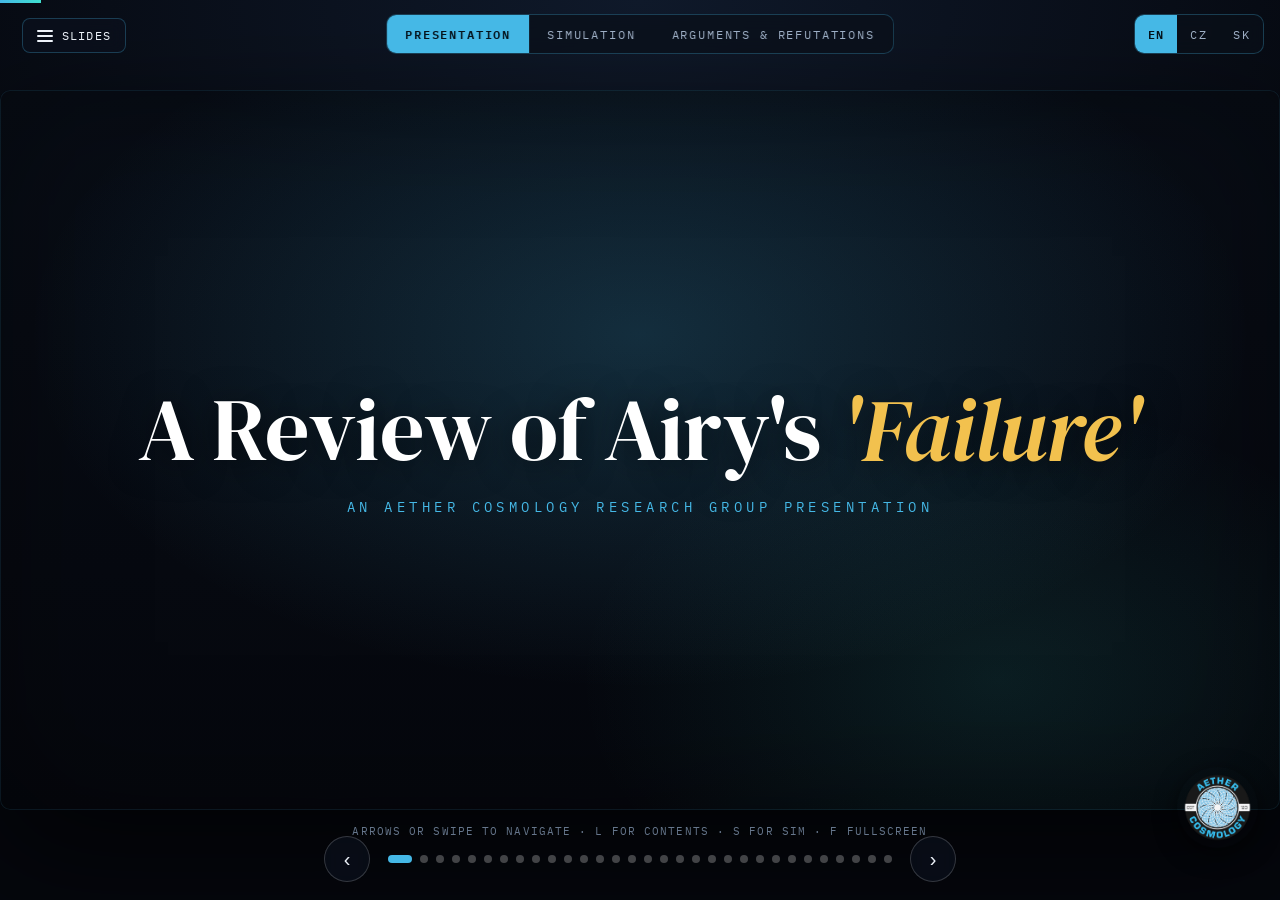
<file: index.html>
<!DOCTYPE html>
<html lang="en">
<head>
<meta charset="utf-8">
<meta http-equiv="refresh" content="0; url=airy_prezzie/airy.html">
<link rel="canonical" href="airy_prezzie/airy.html">
<link rel="icon" href="assets/acrg-logo.png">
<title>Airy's Failure — presentation &amp; simulation</title>
<style>
  body{background:#05070d;color:#e9eef6;font:16px/1.6 system-ui,-apple-system,Segoe UI,Roboto,sans-serif;
    display:grid;place-items:center;min-height:100vh;margin:0;text-align:center;padding:24px}
  a{color:#45b8e6;font-weight:700}
  .sim{color:#9fb0c6;font-size:14px;margin-top:14px}
</style>
</head>
<body>
<div>
  <p>Opening the Airy presentation and simulation… <a href="airy_prezzie/airy.html">click here if it does not load</a>.</p>
  <p class="sim">Just the standalone simulator: <a href="sim.html">sim.html</a></p>
</div>
<script>location.replace('airy_prezzie/airy.html');</script>
</body>
</html>
</file>
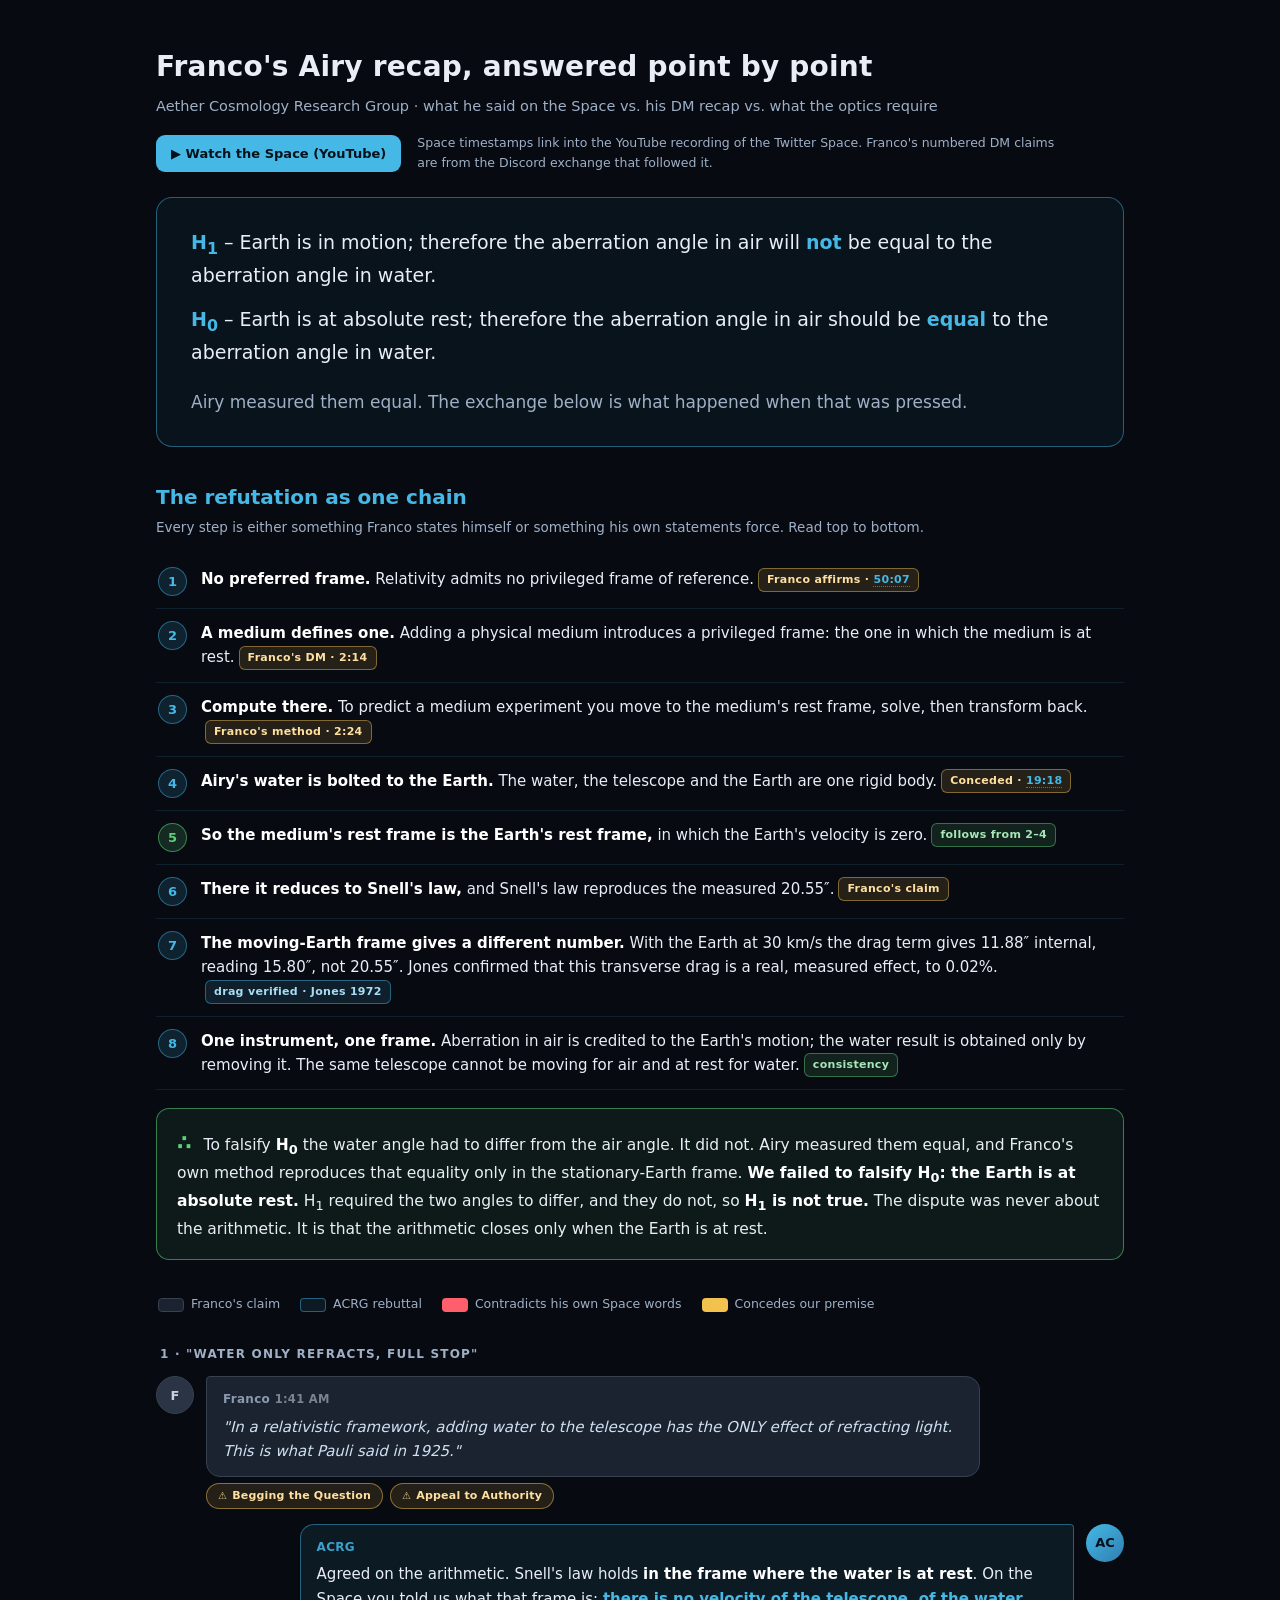
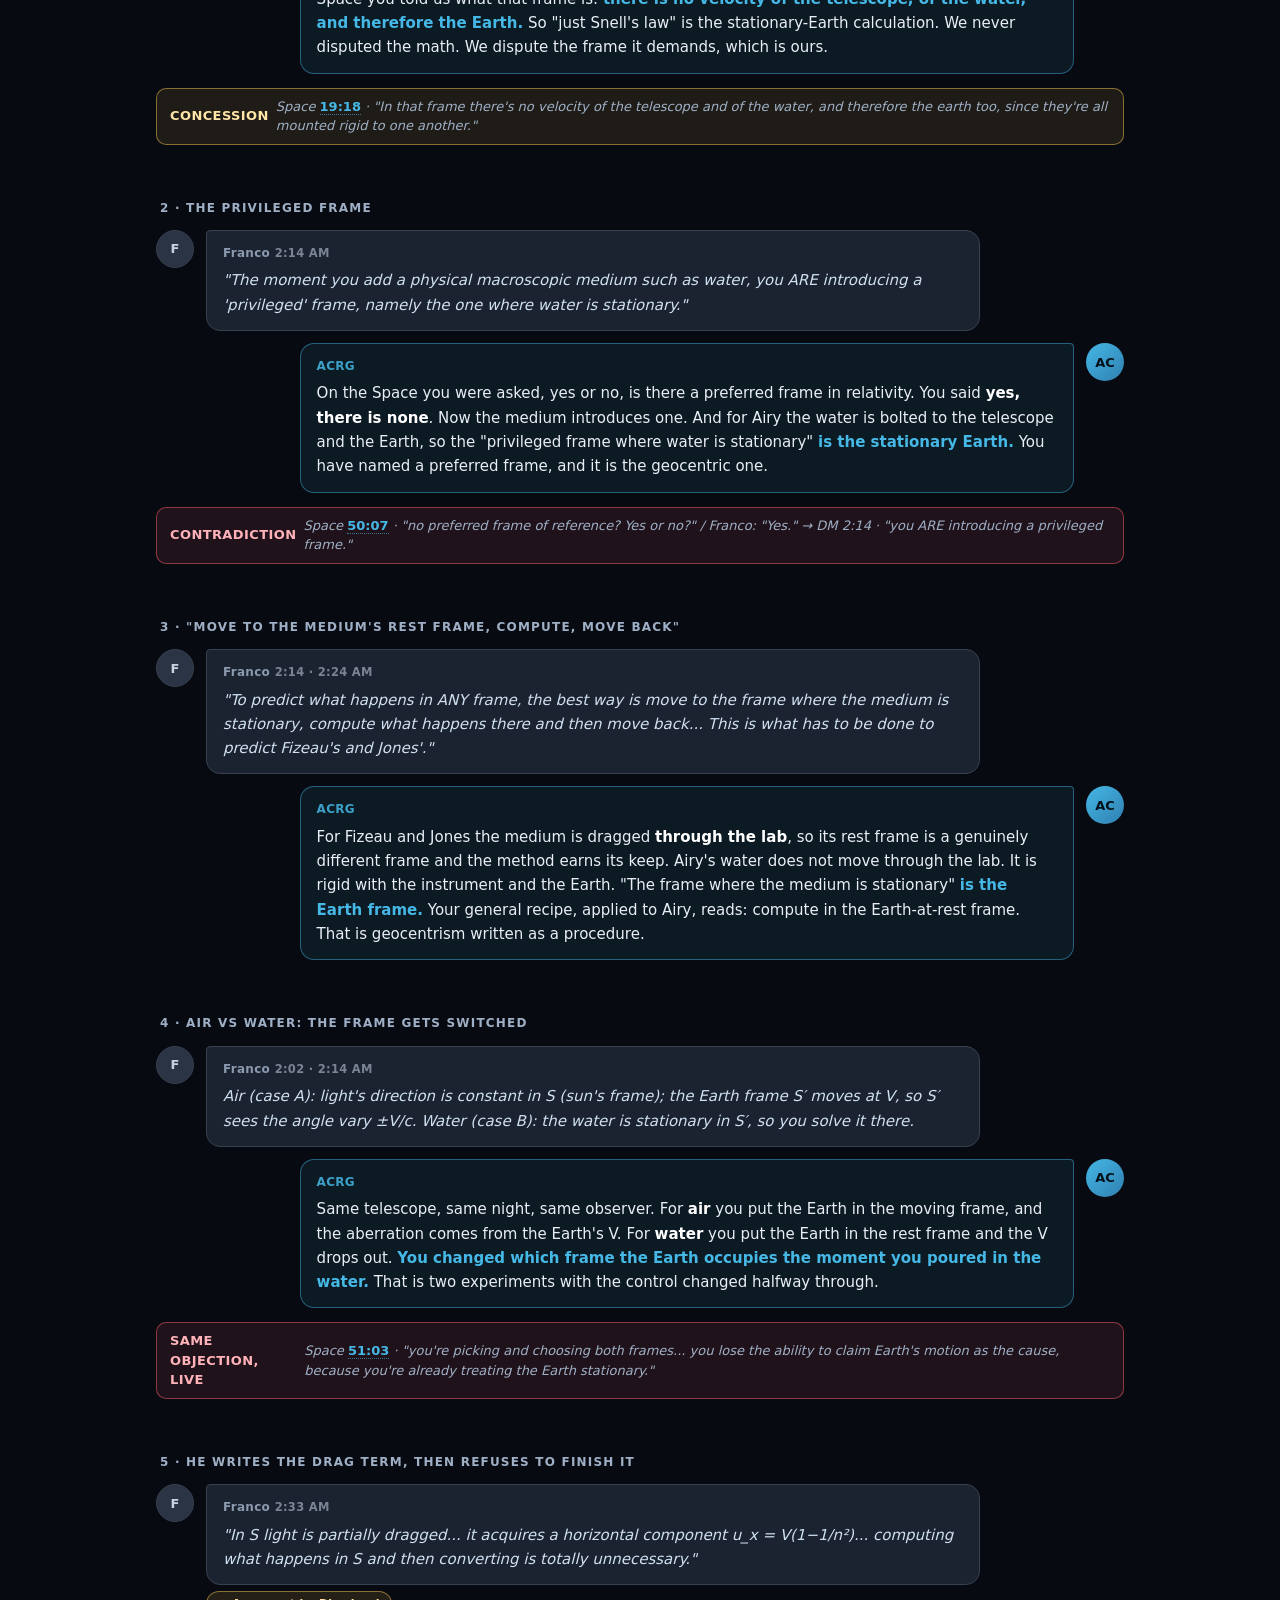
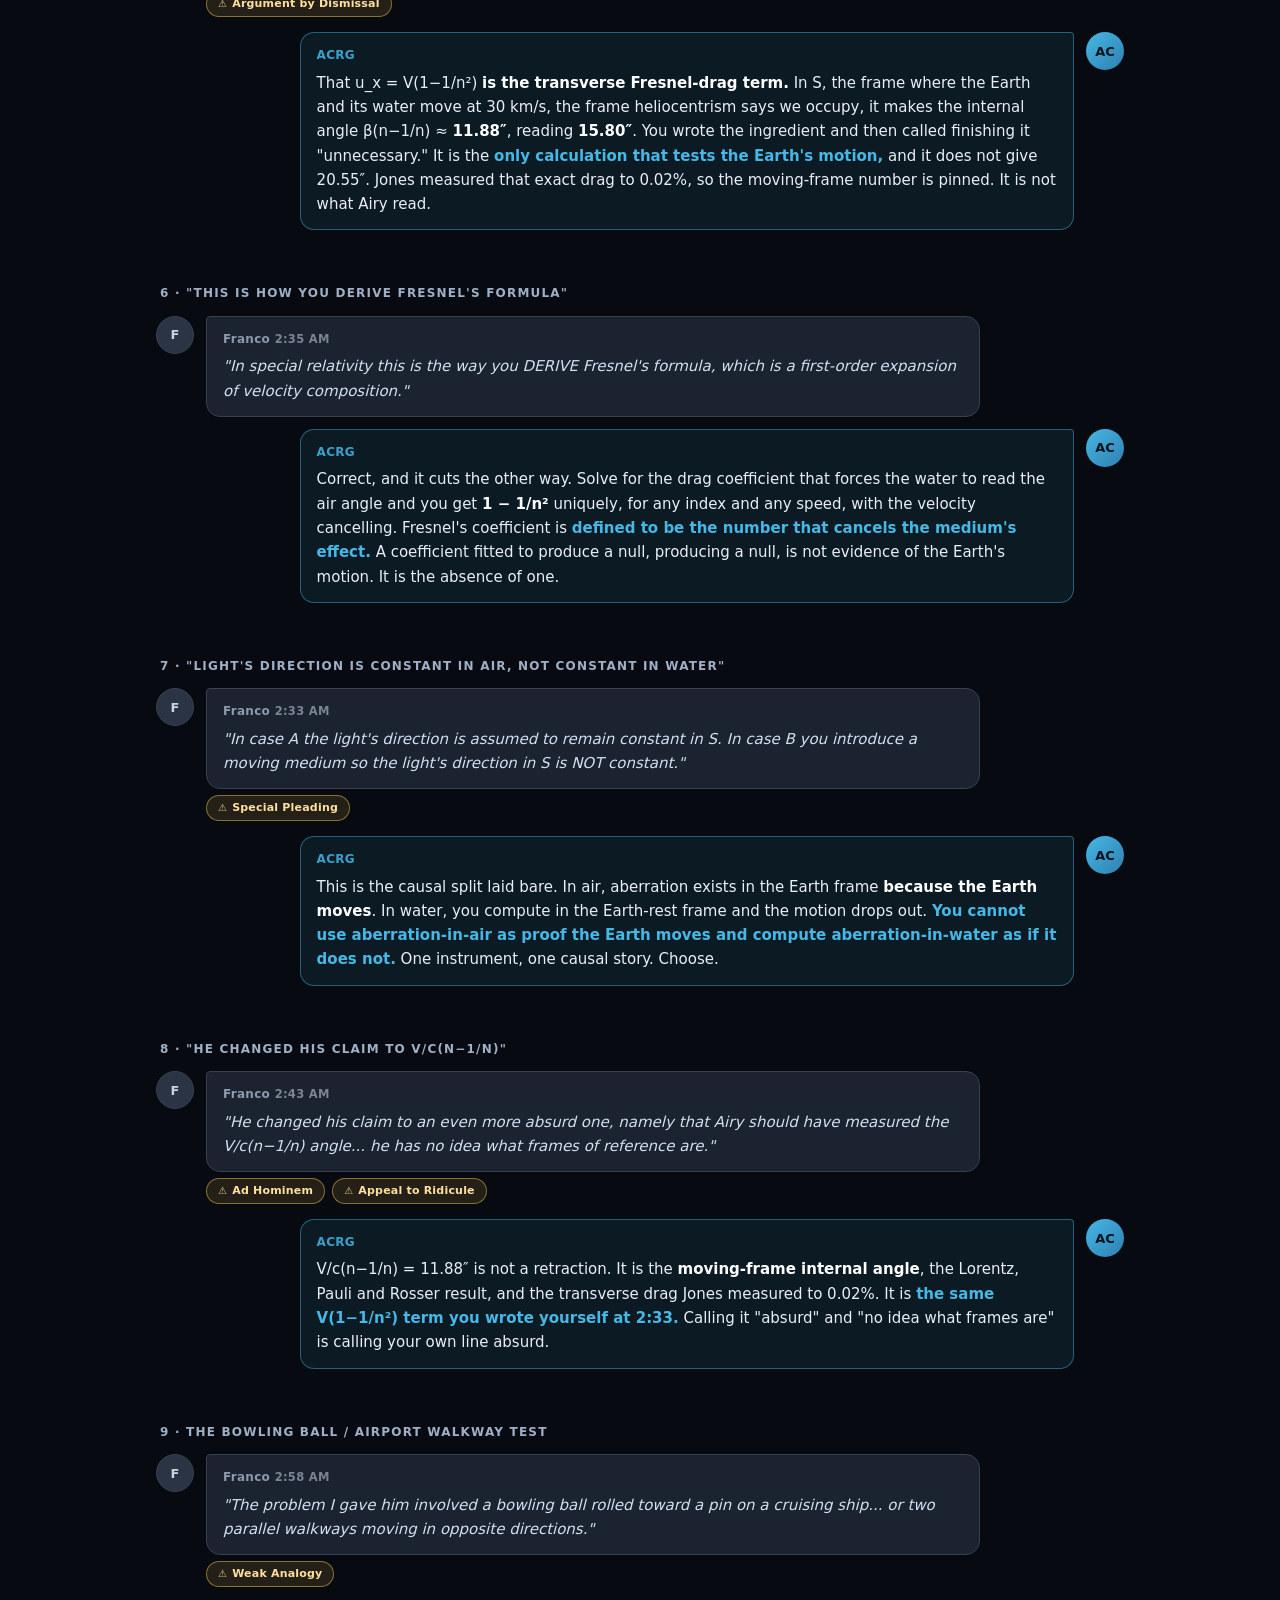
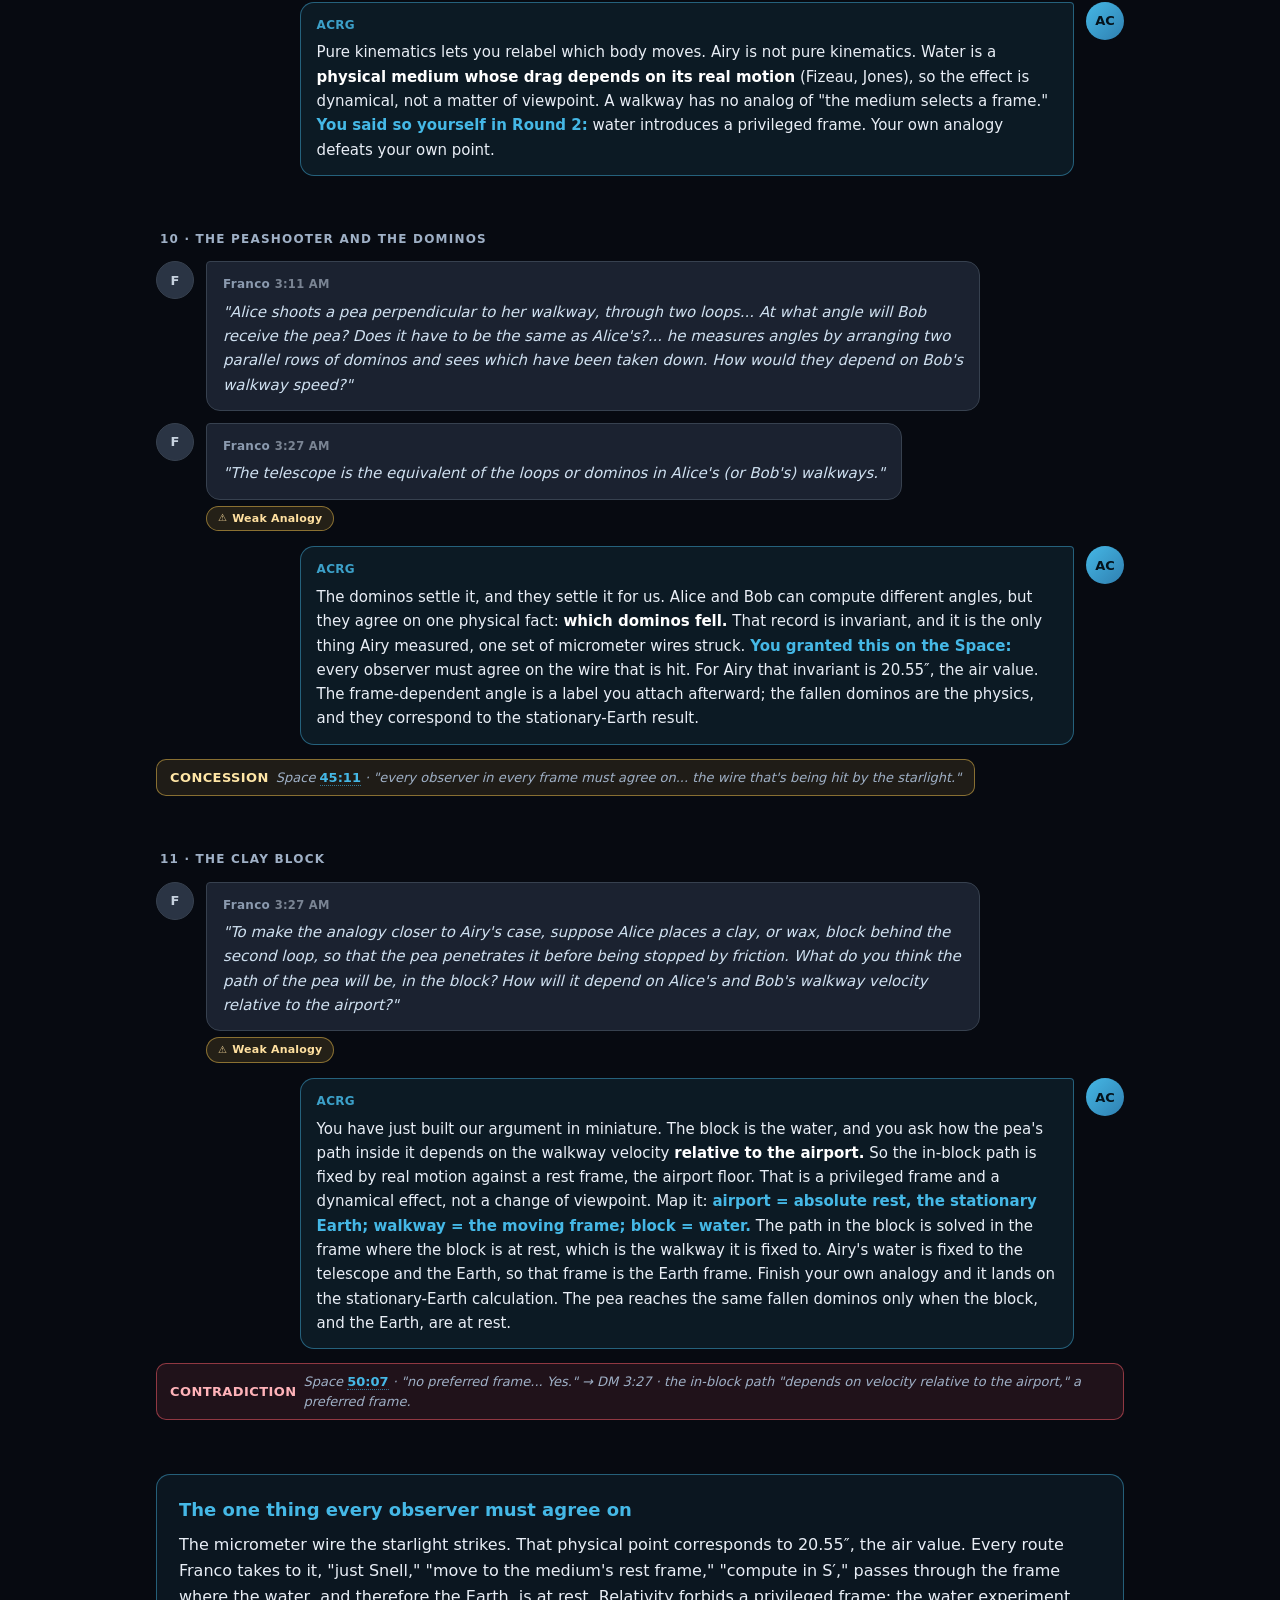
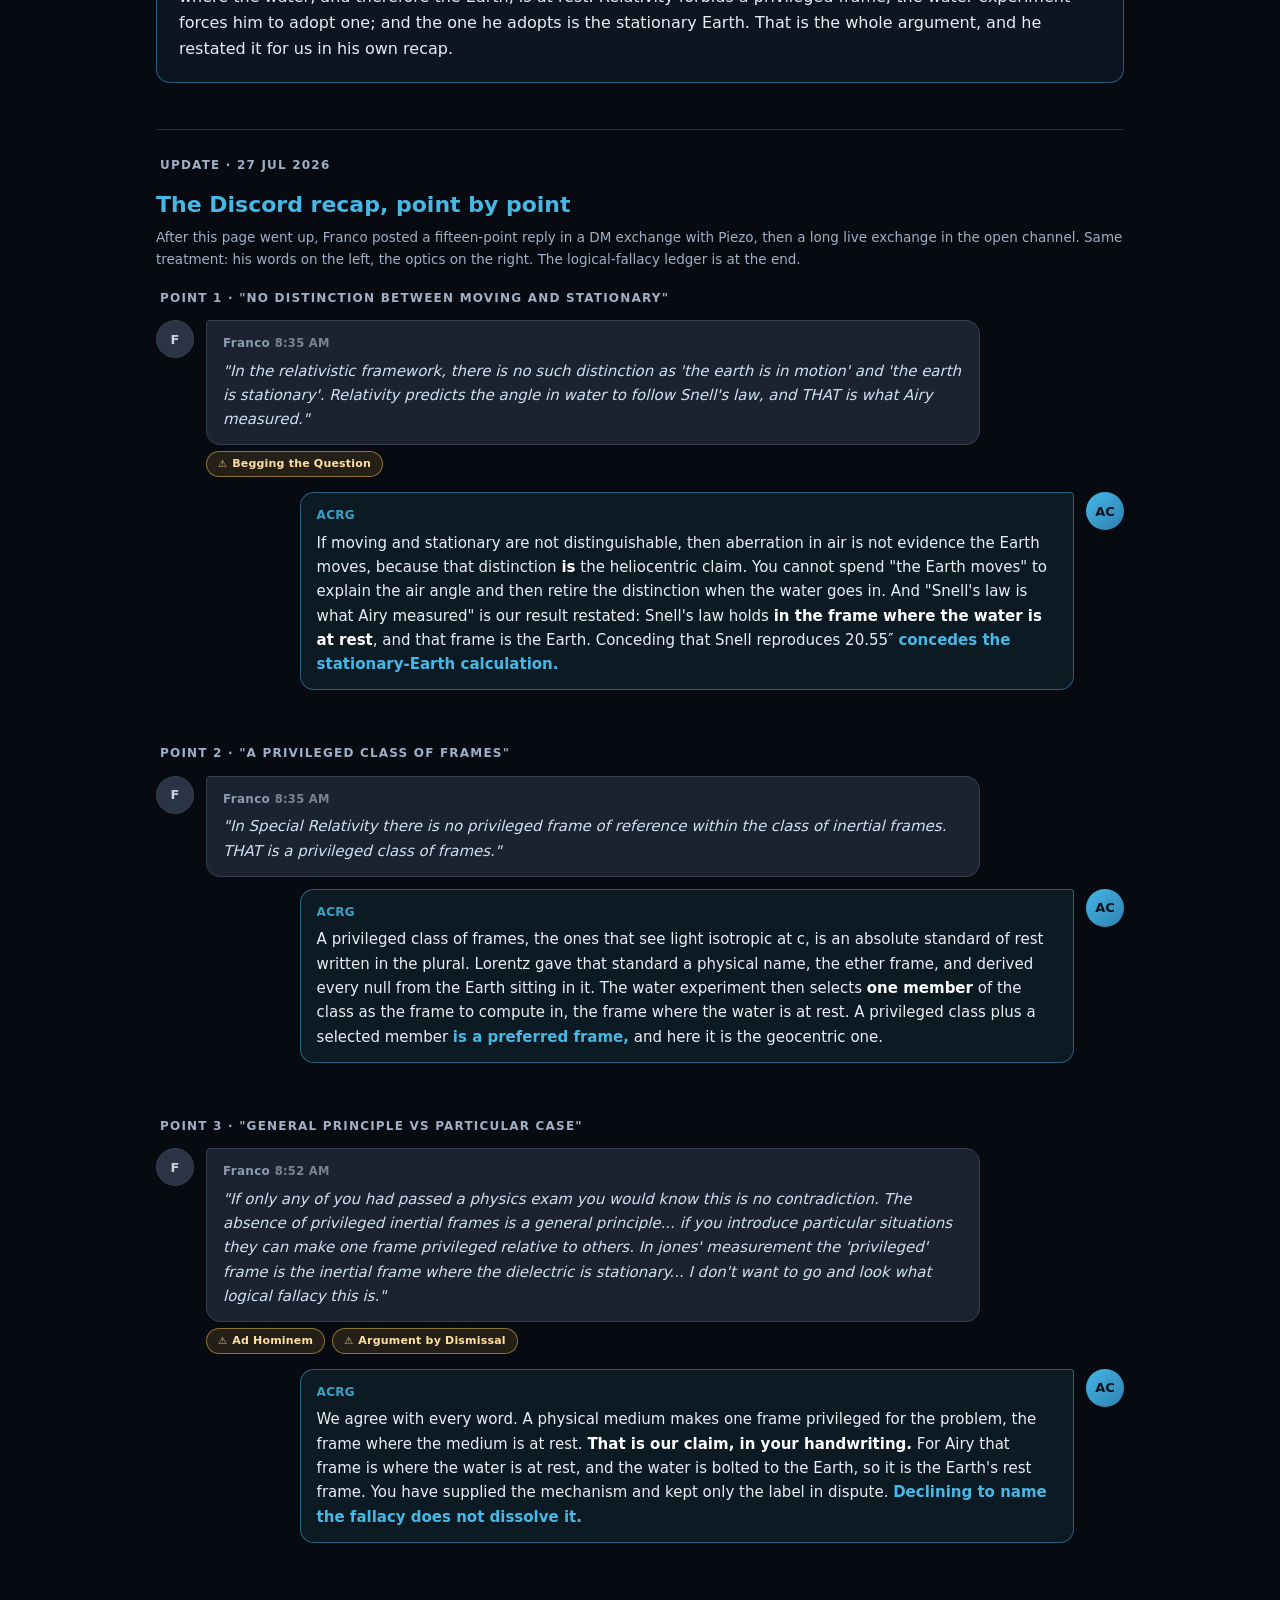
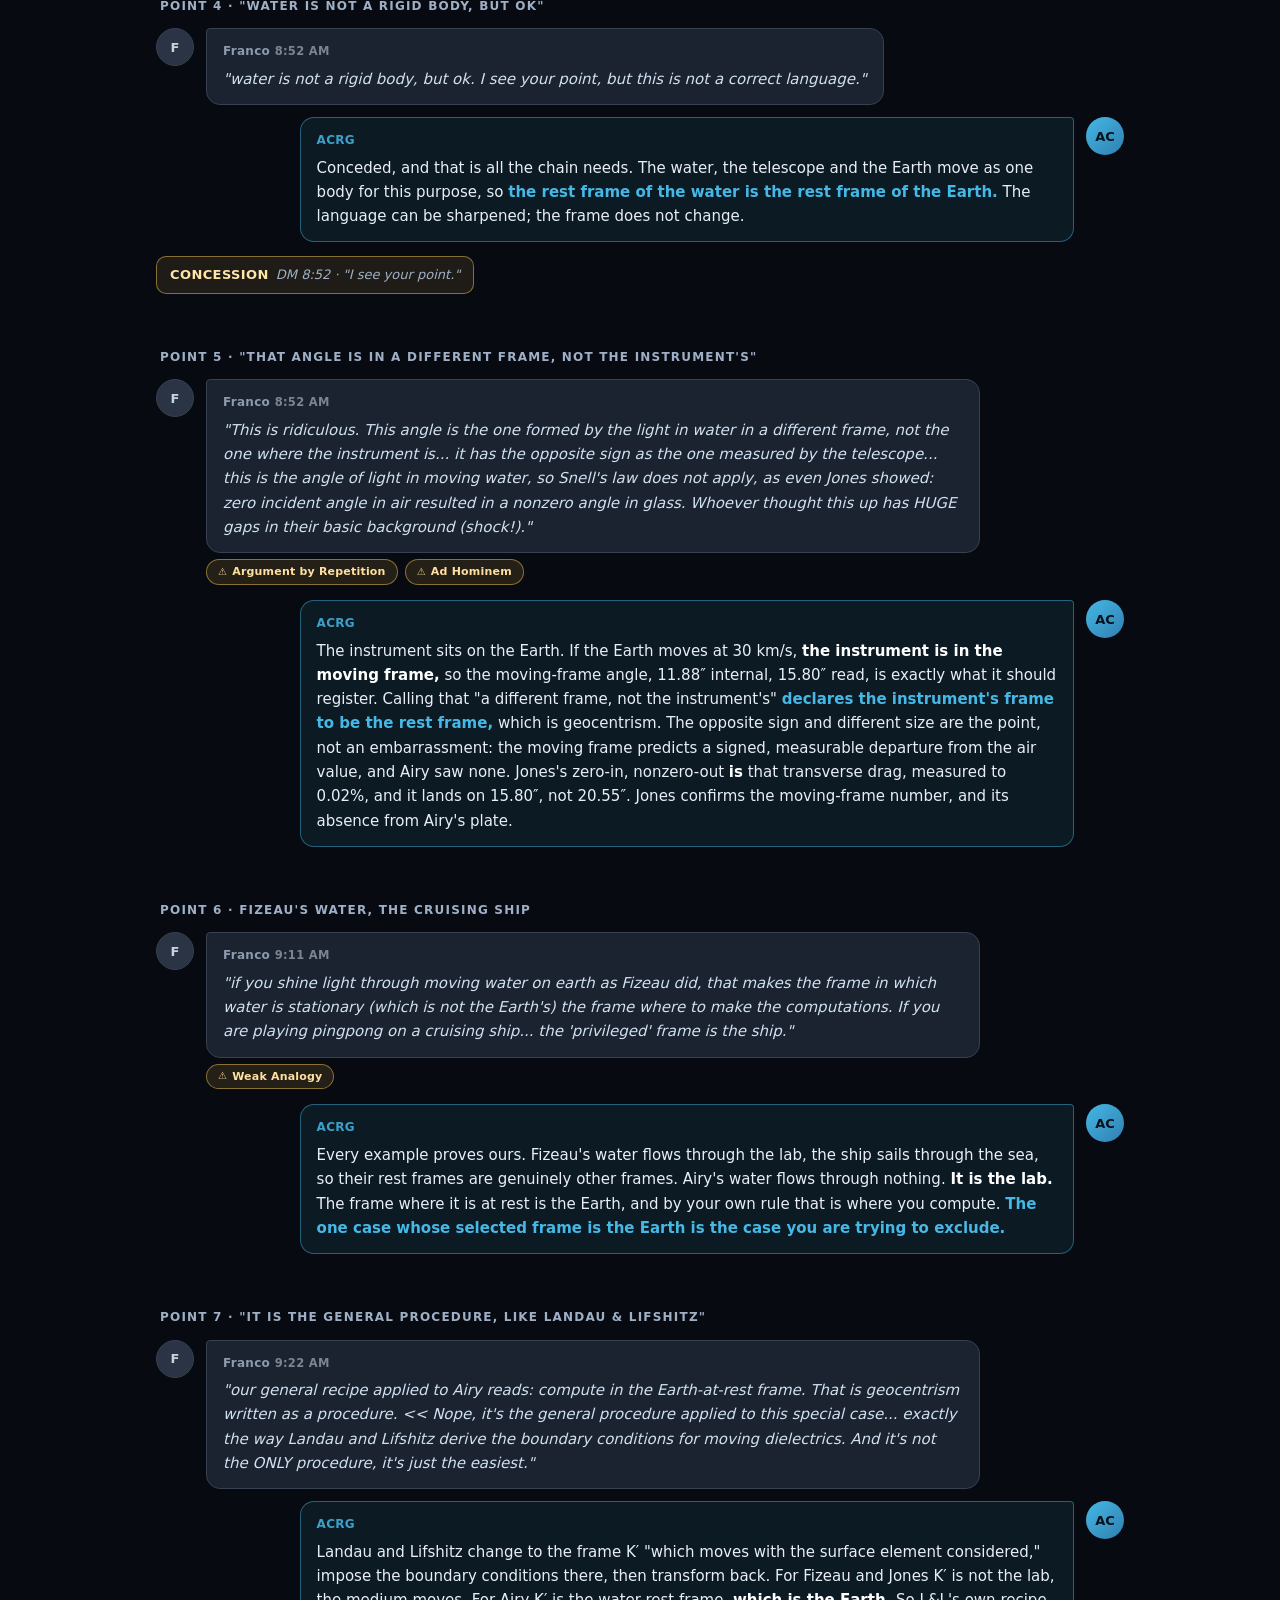
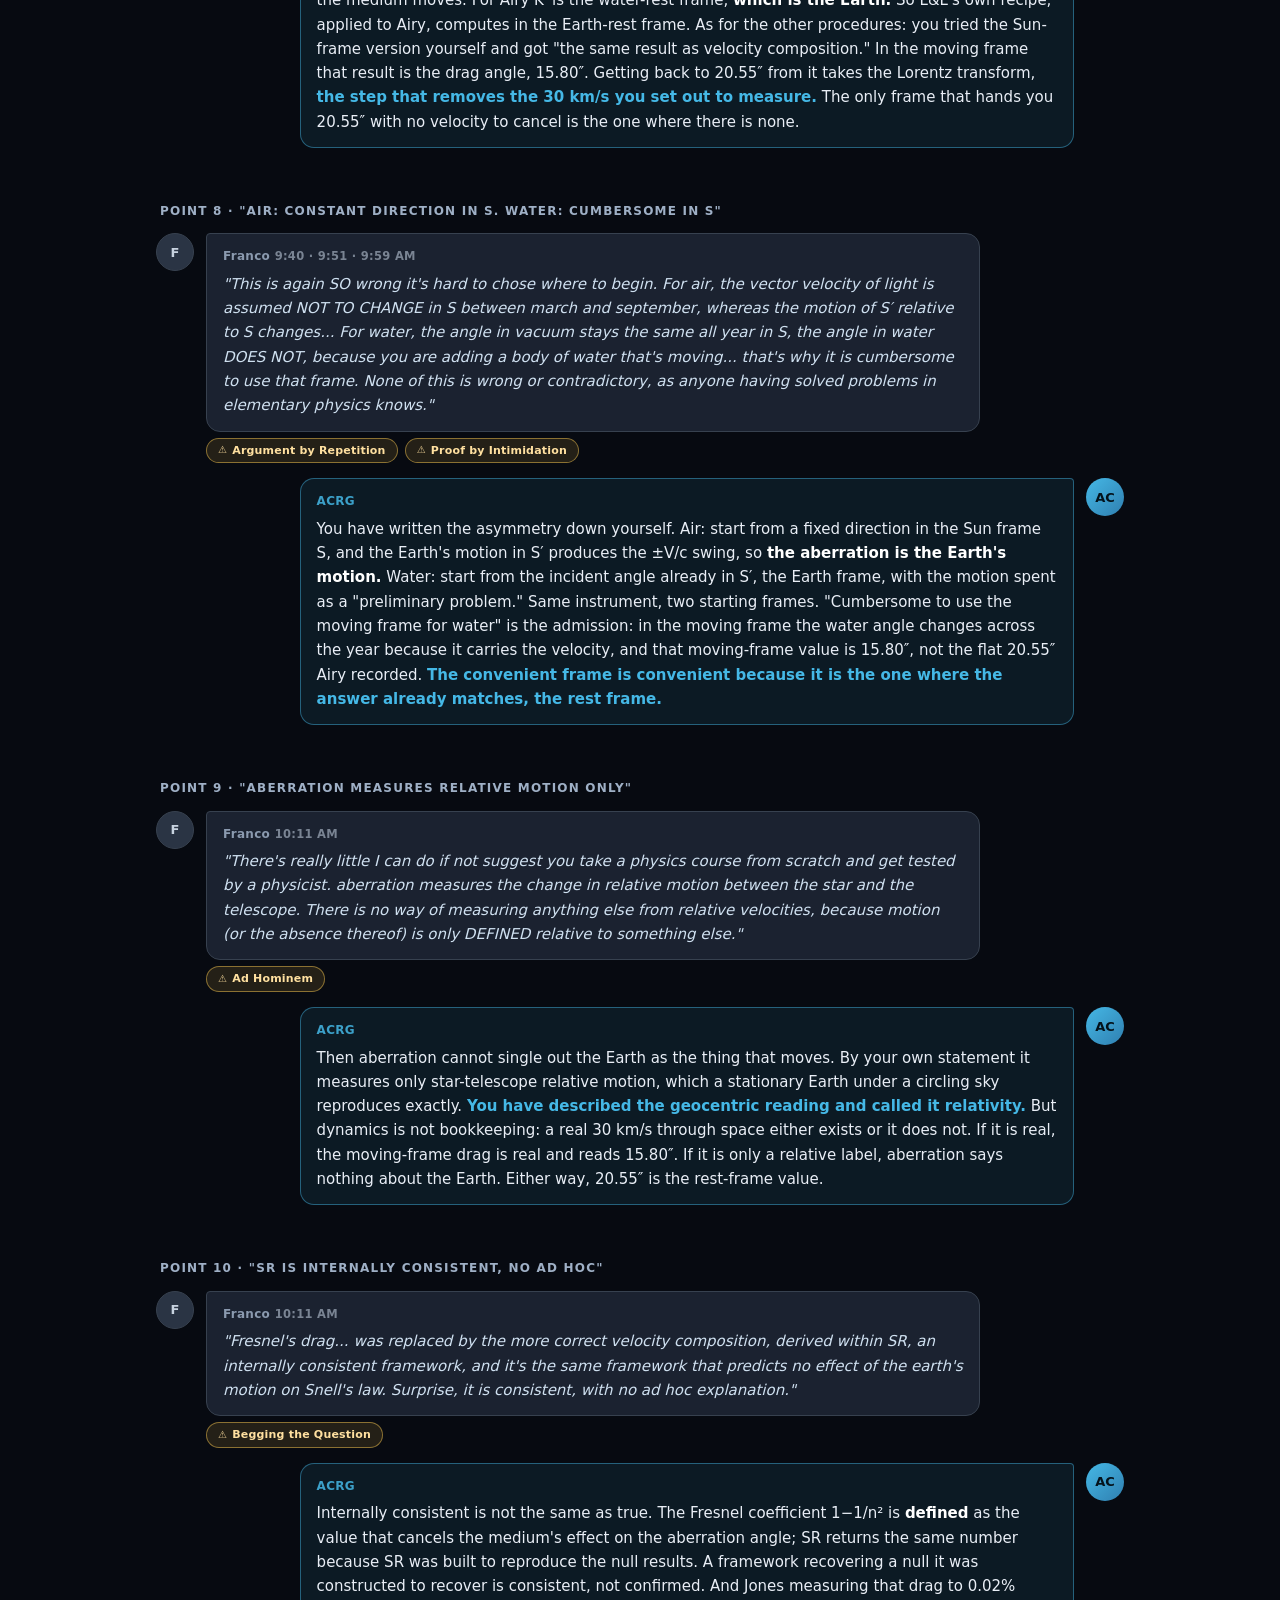
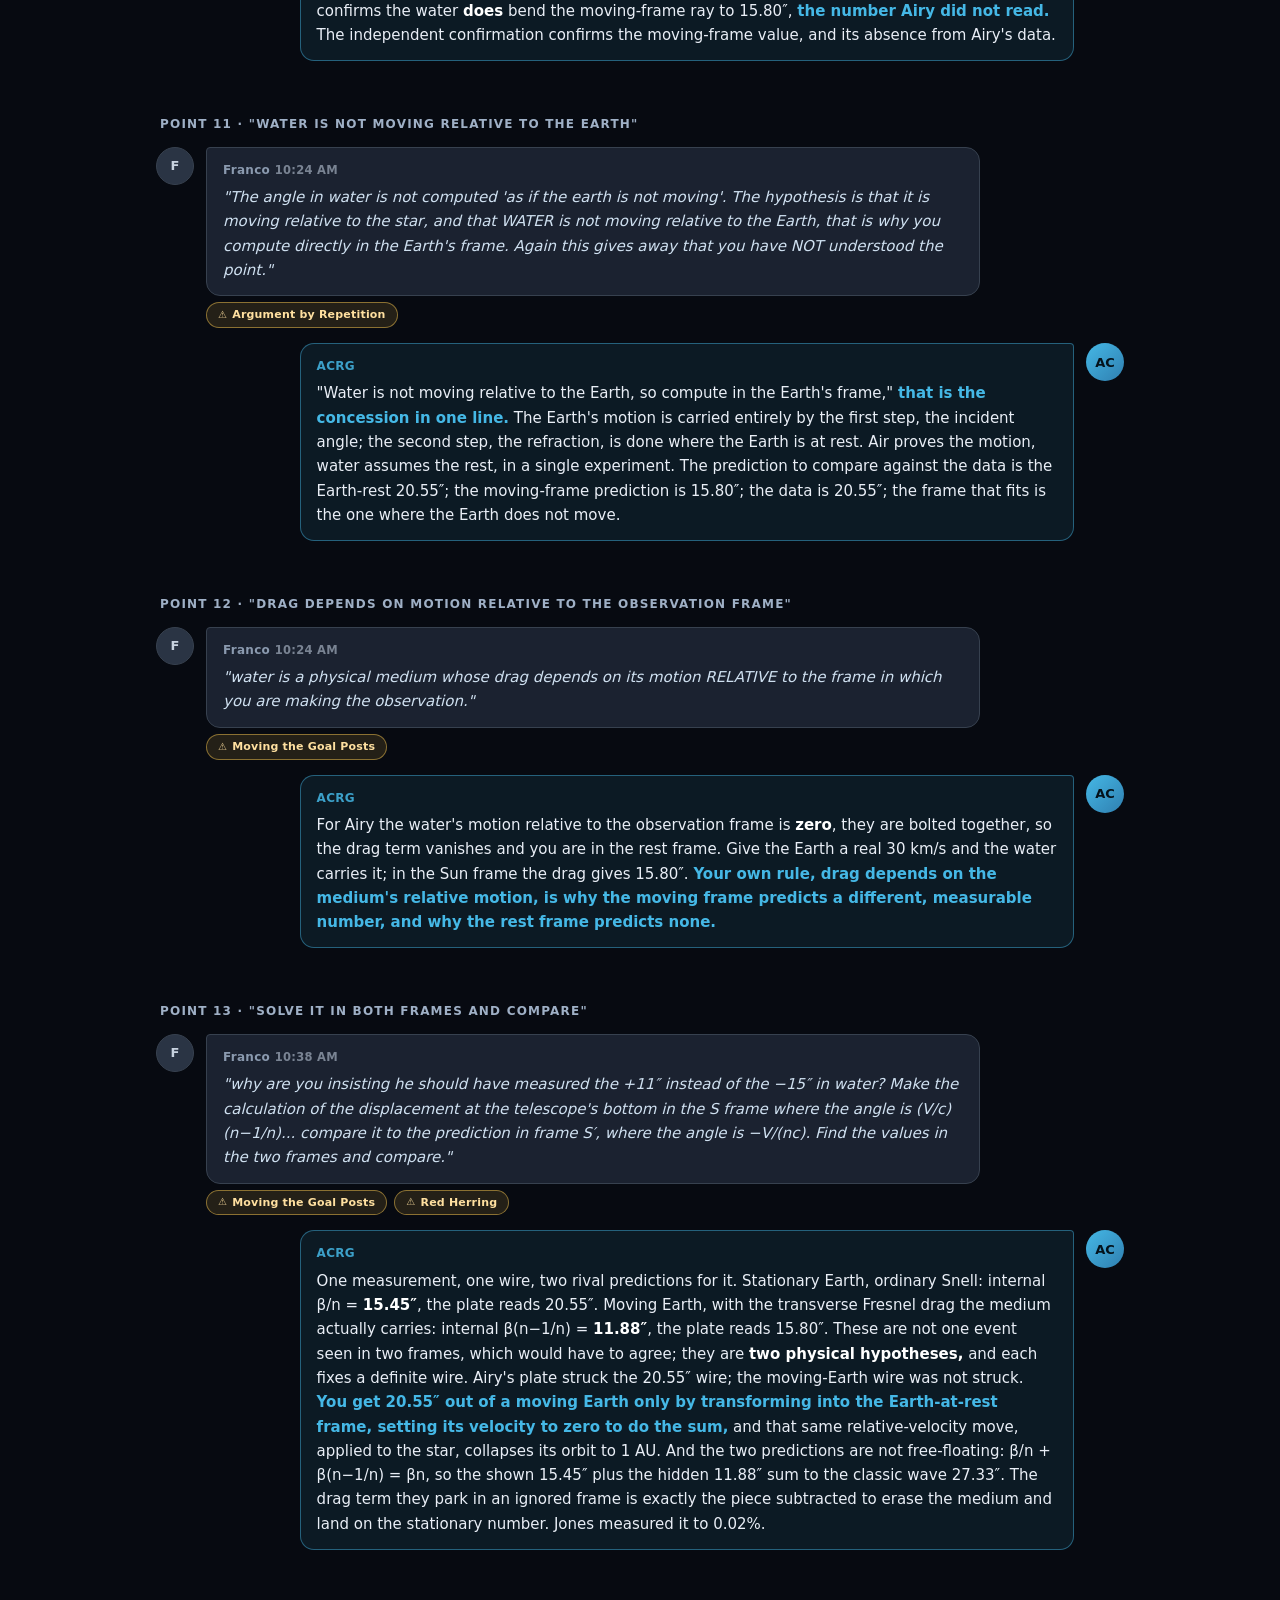
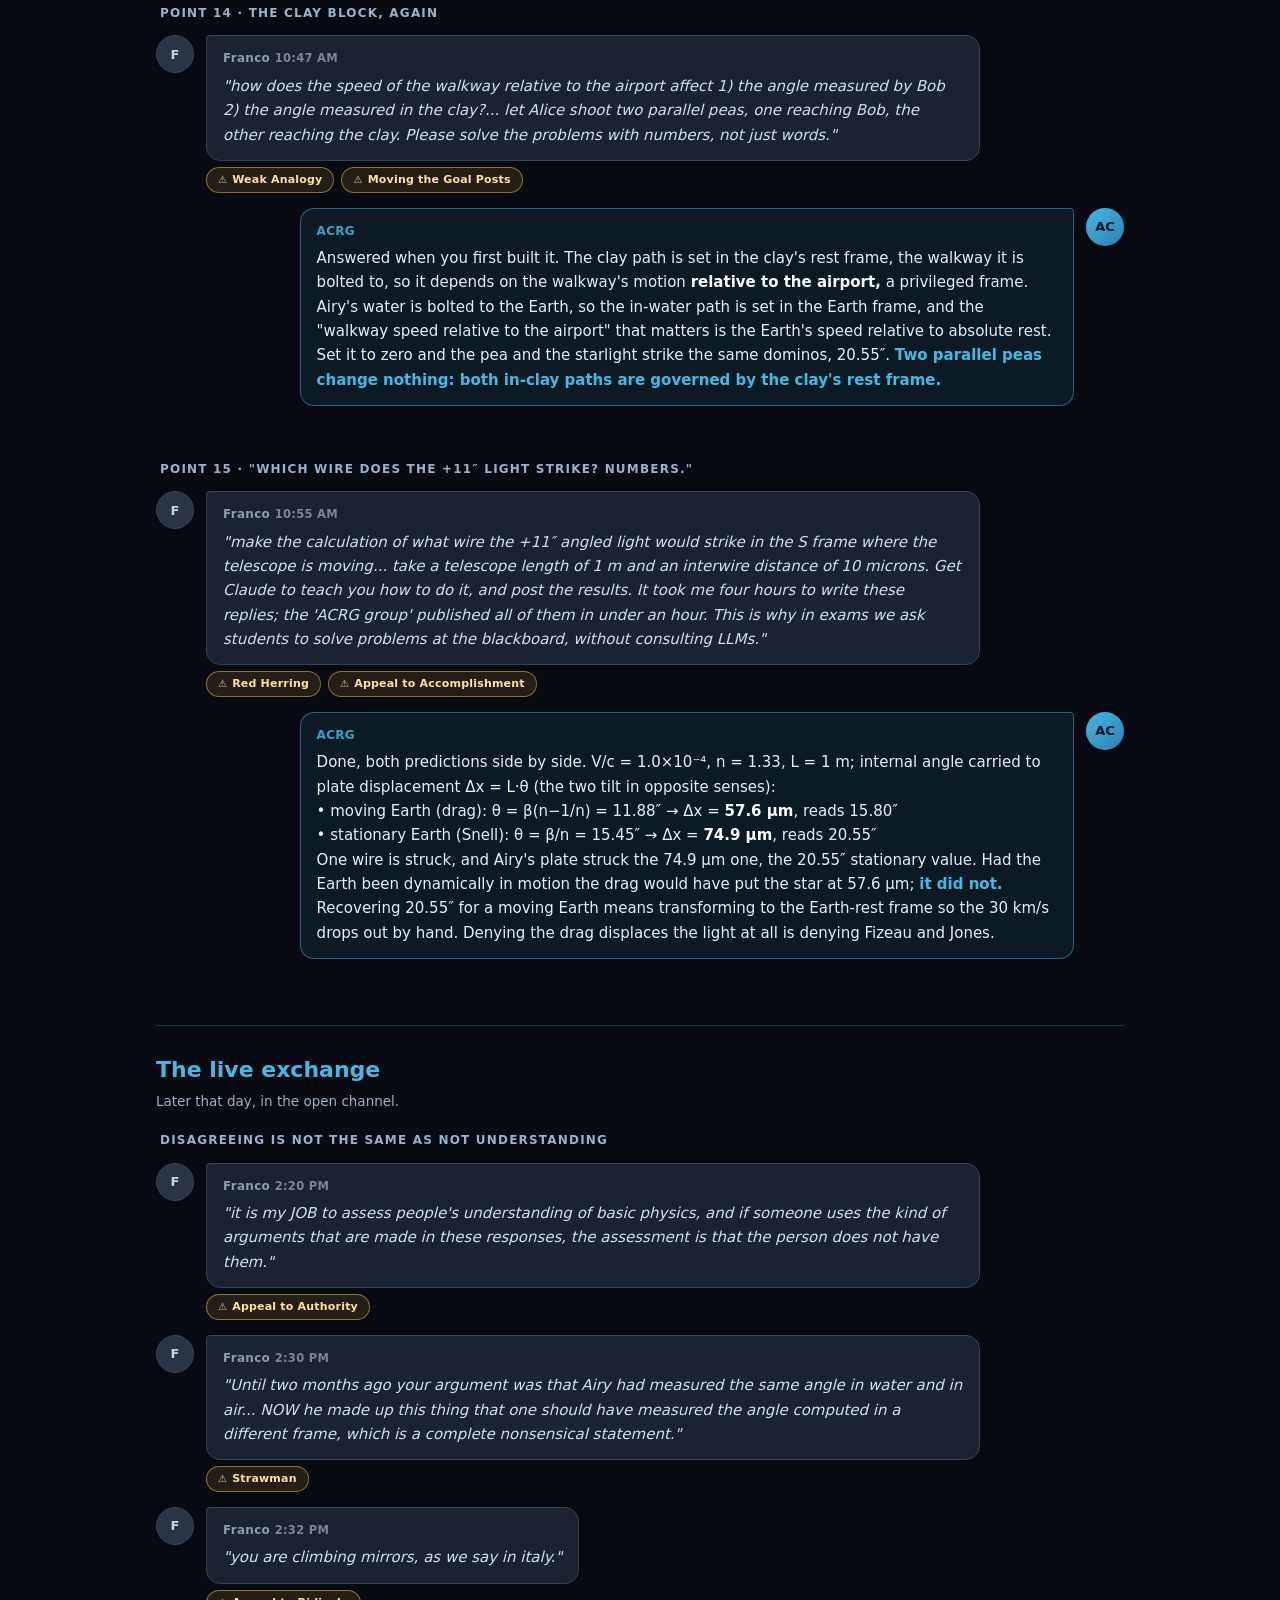
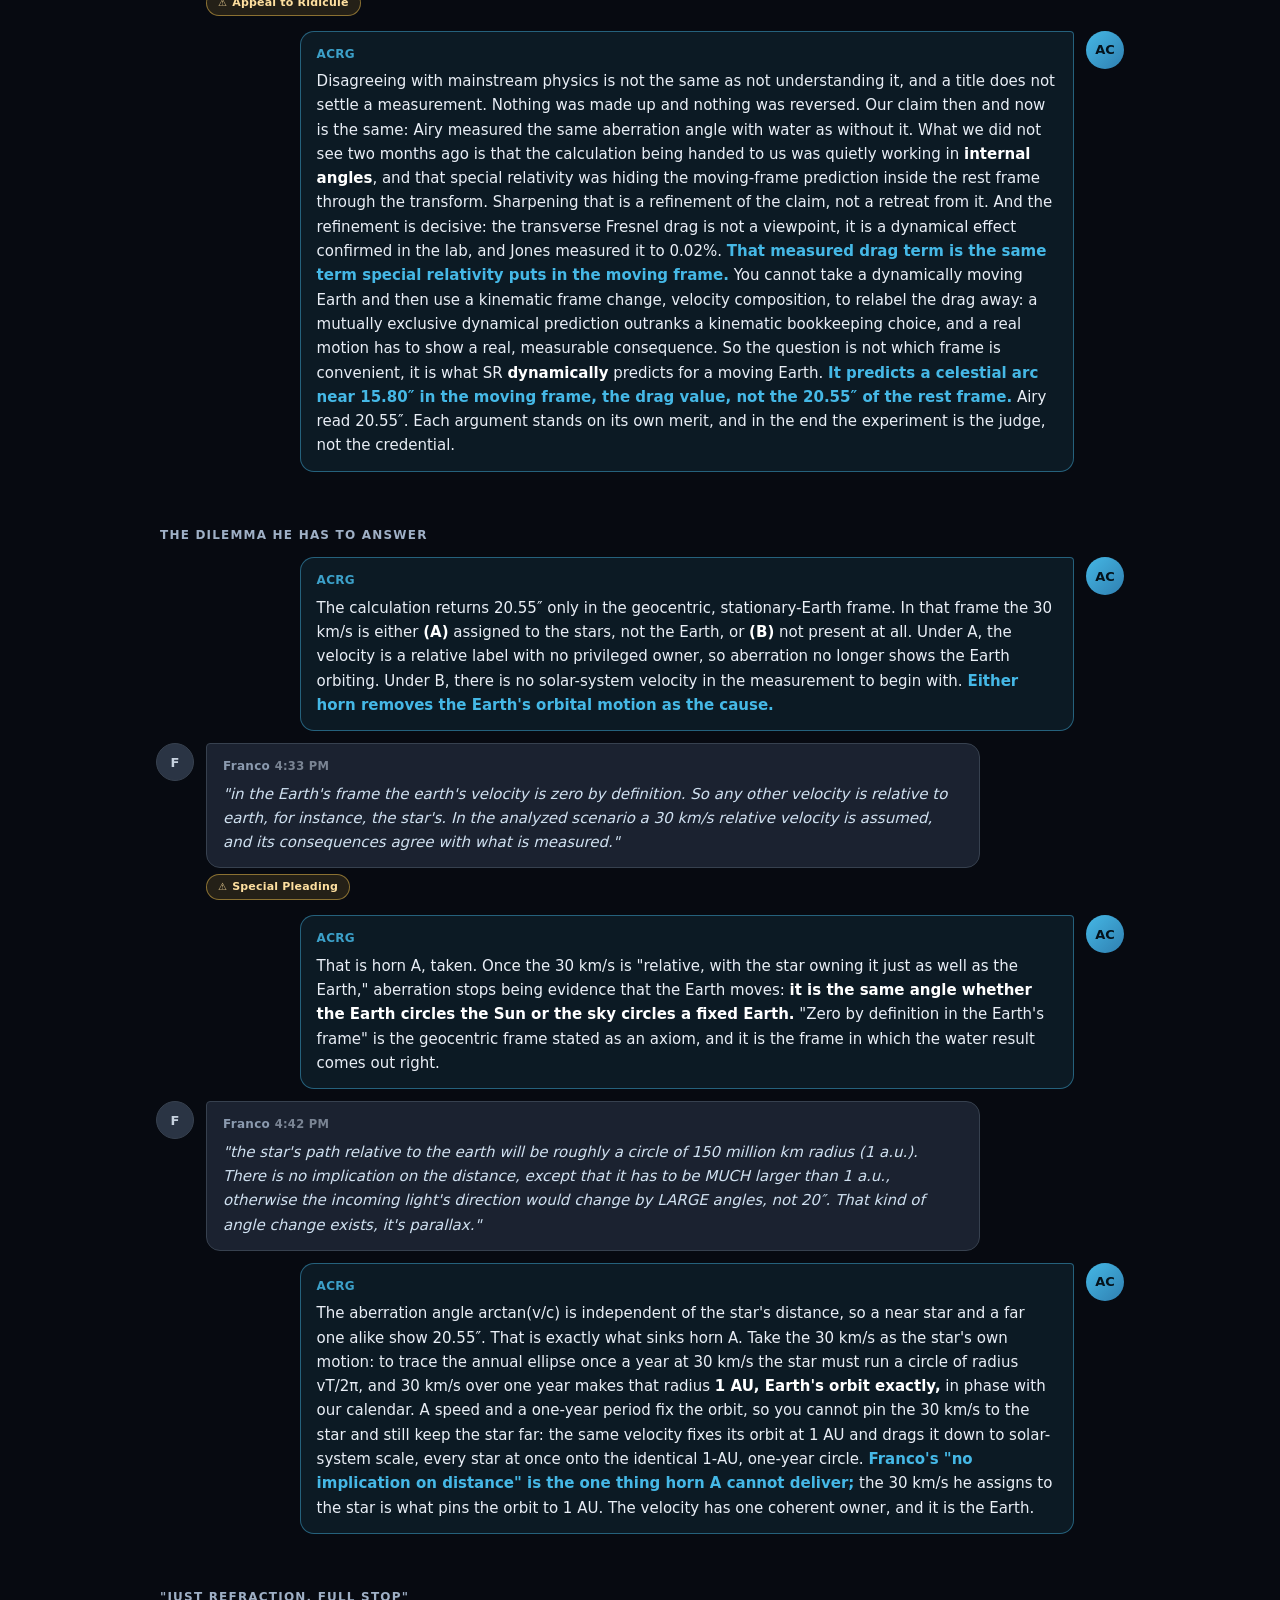
<file: airy_franco_recap_refutation.html>
<!DOCTYPE html>
<html lang="en">
<head>
<meta charset="utf-8">
<meta name="viewport" content="width=device-width, initial-scale=1">
<title>Franco's Airy Recap · Point by Point</title>
<style>
  :root{
    --accent:#45b8e6; --ink:#e9eef6; --dim:#9fb0c6; --bg:#070a11;
    --franco:#1b2230; --francoEdge:#37414f;
    --acrg:rgba(69,184,230,.09); --acrgEdge:rgba(69,184,230,.45);
    --red:#ff5f6d; --amber:#f2c14e; --green:#5fd07a;
  }
  *{box-sizing:border-box;margin:0}
  body{background:
      radial-gradient(1100px 500px at 80% -10%,rgba(69,184,230,.10),transparent 60%),
      var(--bg);
    color:var(--ink);font:16px/1.62 system-ui,-apple-system,Segoe UI,Roboto,sans-serif;
    padding:44px 16px 90px;max-width:1000px;margin:0 auto}
  header h1{font-size:28px;font-weight:800;letter-spacing:.2px}
  header .sub{color:var(--dim);margin-top:6px;font-size:14.5px}
  .h0{margin:24px 0 34px;padding:30px 34px;border:1px solid var(--acrgEdge);border-radius:16px;
    background:rgba(69,184,230,.05)}
  .h0 .hyp{font-size:19px;line-height:1.5;color:var(--ink);margin-bottom:16px}
  .h0 .hyp:last-of-type{margin-bottom:0}
  .h0 .hlbl{color:var(--accent);font-weight:800;margin-right:6px}
  .h0 .hyp b{color:var(--accent);font-weight:800}
  .h0 .hnote{margin-top:24px;color:var(--dim);font-size:17px;line-height:1.5}
  .legend{display:flex;gap:20px;flex-wrap:wrap;font-size:12.5px;color:var(--dim);margin:0 2px 30px}
  .legend span{display:flex;align-items:center;gap:7px}
  .sw{width:26px;height:14px;border-radius:4px;display:inline-block}
  .sw.f{background:var(--franco);border:1px solid var(--francoEdge)}
  .sw.a{background:var(--acrg);border:1px solid var(--acrgEdge)}
  .sw.c{background:var(--red)} .sw.cc{background:var(--amber)}

  .axioms{margin:0 0 34px}
  .axioms h2{font-size:20px;color:var(--accent);margin-bottom:4px}
  .axnote{color:var(--dim);font-size:13.5px;margin-bottom:16px}
  .ax{display:flex;gap:14px;padding:12px 2px;border-bottom:1px solid rgba(69,184,230,.12);font-size:15px}
  .ax .n{flex:none;width:29px;height:29px;border-radius:50%;background:rgba(69,184,230,.14);
    border:1px solid var(--acrgEdge);color:var(--accent);font-weight:800;font-size:13px;
    display:grid;place-items:center}
  .ax.der .n{background:rgba(95,208,122,.16);border-color:rgba(95,208,122,.55);color:var(--green)}
  .ax .body{flex:1}
  .ax b{color:#fff}
  .tag{display:inline-block;margin-left:4px;padding:2px 8px;border-radius:6px;font-size:11px;
    font-weight:700;letter-spacing:.3px;white-space:nowrap;vertical-align:middle}
  .tag.franco{background:rgba(242,193,78,.13);color:#ffe0a0;border:1px solid rgba(242,193,78,.45)}
  .tag.meas{background:rgba(69,184,230,.13);color:#a9dcf3;border:1px solid var(--acrgEdge)}
  .tag.then{background:rgba(95,208,122,.13);color:#a6e6b8;border:1px solid rgba(95,208,122,.45)}
  .qed{margin-top:18px;padding:17px 20px;border:1px solid rgba(95,208,122,.55);border-radius:13px;
    background:rgba(95,208,122,.08);font-size:15.5px}
  .qed .q{color:var(--green);font-weight:800;font-size:21px;margin-right:7px}
  .qed b{color:#fff}

  .round{margin-bottom:34px;padding-bottom:8px}
  .rlabel{font-size:12px;font-weight:800;letter-spacing:1.2px;color:var(--dim);
    text-transform:uppercase;margin:0 4px 12px}
  .msg{display:flex;gap:12px;margin-bottom:12px;align-items:flex-start}
  .msg.right{flex-direction:row-reverse}
  .ava{flex:none;width:38px;height:38px;border-radius:50%;display:grid;place-items:center;
    font-weight:800;font-size:13px}
  .ava.f{background:#2a3444;color:#c7d2df;border:1px solid var(--francoEdge)}
  .ava.a{background:linear-gradient(135deg,#45b8e6,#2f7fb0);color:#04121b}
  .bub{max-width:80%;padding:13px 16px;border-radius:14px;font-size:15px}
  .bub .nm{font-size:12px;font-weight:700;letter-spacing:.3px;margin-bottom:5px;opacity:.85}
  .bub.f{background:var(--franco);border:1px solid var(--francoEdge);border-top-left-radius:4px}
  .bub.f .nm{color:#9fb0c6} .bub.f .t{color:#8b96a5;font-size:11.5px;font-weight:600}
  .bub.a{background:var(--acrg);border:1px solid var(--acrgEdge);border-top-right-radius:4px}
  .bub.a .nm{color:var(--accent)}
  .bub q, .bub .quote{color:#cfe0f0;font-style:italic}
  .bub b{color:#fff}
  .kill{color:var(--accent);font-weight:700;font-style:normal}

  .chip{display:inline-flex;align-items:center;gap:7px;margin:2px 0 12px;padding:8px 13px;
    border-radius:10px;font-size:13px;line-height:1.5}
  .chip.contra{background:rgba(255,95,109,.10);border:1px solid rgba(255,95,109,.5);color:#ffb3b9}
  .chip.conc{background:rgba(242,193,78,.10);border:1px solid rgba(242,193,78,.5);color:#ffe6a6}
  .chip.agree{background:rgba(95,208,122,.10);border:1px solid rgba(95,208,122,.5);color:#a6e6b8}
  .chip b{font-weight:800;letter-spacing:.4px}
  .chip .src{color:var(--dim);font-style:italic}
  .yt{color:var(--accent);text-decoration:none;border-bottom:1px dotted rgba(69,184,230,.6);font-weight:700;font-style:normal}
  .yt:hover{border-bottom-style:solid}
  .srcbar{margin-top:14px;display:flex;gap:16px;align-items:center;flex-wrap:wrap}
  .watch{display:inline-flex;align-items:center;gap:7px;background:var(--accent);color:#04121b;font-weight:700;font-size:13px;padding:8px 15px;border-radius:9px;text-decoration:none}
  .watch:hover{filter:brightness(1.08)}
  .srcnote{color:var(--dim);font-size:12.5px;max-width:640px}

  .final{margin-top:20px;padding:20px 22px;border:1px solid var(--acrgEdge);border-radius:14px;
    background:rgba(69,184,230,.07)}
  .final h2{font-size:18px;color:var(--accent);margin-bottom:8px}
  footer{margin-top:30px;color:var(--dim);font-size:12.5px;text-align:center}

  .update{margin:46px 0 18px;padding-top:26px;border-top:1px solid rgba(69,184,230,.25)}
  .uphead{font-size:22px;color:var(--accent);font-weight:800;margin-bottom:4px}
  .core{margin:26px 0;padding:22px 24px;border:1px solid var(--acrgEdge);border-radius:14px;
    background:linear-gradient(180deg,rgba(69,184,230,.11),rgba(69,184,230,.04))}
  .core h3{font-size:17.5px;color:var(--accent);margin-bottom:11px;letter-spacing:.2px;line-height:1.35}
  .core p{font-size:15.5px;margin-bottom:11px}
  .core p:last-child{margin-bottom:0}
  .core b{color:#fff}
  .core .kill{color:var(--accent);font-weight:700}
  .core .cite{margin-top:10px;color:var(--dim);font-size:12px;font-style:italic}
  .ledger{margin:38px 0 10px}
  .ledger h2{font-size:20px;color:var(--accent);margin-bottom:4px}
  .fal{display:flex;gap:16px;padding:13px 2px;border-bottom:1px solid rgba(69,184,230,.12);font-size:14.5px}
  .fal .fname{flex:none;width:215px;color:#fff;font-weight:700}
  .fal .fname .lat{display:block;color:var(--dim);font-weight:400;font-style:italic;font-size:11.5px;margin-top:2px}
  .fal .fbody{flex:1}
  .fal .fdef{color:var(--dim)}
  .fal .fwhere{margin-top:4px}
  .fal .fwhere b{color:var(--amber)}
  @media(max-width:640px){.fal{flex-direction:column;gap:5px}.fal .fname{width:auto}}

  html{scroll-behavior:smooth}
  .falrow{display:flex;flex-wrap:wrap;gap:7px;margin:-6px 0 15px 50px}
  .falchip{display:inline-flex;align-items:center;gap:5px;padding:3px 11px;border-radius:999px;
    font-size:11px;font-weight:700;letter-spacing:.2px;scroll-margin-top:80px;
    background:rgba(242,193,78,.12);border:1px solid rgba(242,193,78,.5);color:#ffe0a0}
  .falchip::before{content:"\26A0\FE0E";font-size:10px;opacity:.85}
  .falchip a{color:inherit;text-decoration:none}
  .falchip a:hover{text-decoration:underline}
  .falchip:target{background:rgba(242,193,78,.32);border-color:#f2c14e;color:#fff;box-shadow:0 0 0 2px rgba(242,193,78,.55)}
  .fal{scroll-margin-top:80px}
  .fal:target{background:rgba(69,184,230,.08);border-radius:8px}
  .fal .fjump{display:inline-block;margin-left:8px;color:var(--dim);font-style:normal}
  .fal .fjump a{display:inline-block;min-width:15px;text-align:center;color:var(--accent);
    border:1px solid var(--acrgEdge);border-radius:5px;font-size:11px;text-decoration:none;padding:0 5px;margin:0 2px}
  .fal .fjump a:hover{background:rgba(69,184,230,.15)}
</style>
</head>
<body>

<header>
  <h1>Franco's Airy recap, answered point by point</h1>
  <div class="sub">Aether Cosmology Research Group · what he said on the Space vs. his DM recap vs. what the optics require</div>
  <div class="srcbar">
    <a class="watch" href="https://youtu.be/oLJsJS2u0ug" target="_blank" rel="noopener">&#9654; Watch the Space (YouTube)</a>
    <span class="srcnote">Space timestamps link into the YouTube recording of the Twitter Space. Franco's numbered DM claims are from the Discord exchange that followed it.</span>
  </div>
</header>

<div class="h0">
  <p class="hyp"><span class="hlbl">H<sub>1</sub></span><span class="tt">&ndash; Earth is in motion; therefore the aberration angle in air will <b>not</b> be equal to the aberration angle in water.</span></p>
  <p class="hyp"><span class="hlbl">H<sub>0</sub></span><span class="tt">&ndash; Earth is at absolute rest; therefore the aberration angle in air should be <b>equal</b> to the aberration angle in water.</span></p>
  <p class="hnote">Airy measured them equal. The exchange below is what happened when that was pressed.</p>
</div>

<section class="axioms">
  <h2>The refutation as one chain</h2>
  <p class="axnote">Every step is either something Franco states himself or something his own statements force. Read top to bottom.</p>

  <div class="ax"><div class="n">1</div><div class="body"><span class="tt"><b>No preferred frame.</b> Relativity admits no privileged frame of reference.</span><span class="tag franco">Franco affirms · <a class="yt" href="https://youtu.be/oLJsJS2u0ug?t=3007" target="_blank" rel="noopener">50:07</a></span></div></div>
  <div class="ax"><div class="n">2</div><div class="body"><span class="tt"><b>A medium defines one.</b> Adding a physical medium introduces a privileged frame: the one in which the medium is at rest.</span><span class="tag franco">Franco's DM · 2:14</span></div></div>
  <div class="ax"><div class="n">3</div><div class="body"><span class="tt"><b>Compute there.</b> To predict a medium experiment you move to the medium's rest frame, solve, then transform back.</span><span class="tag franco">Franco's method · 2:24</span></div></div>
  <div class="ax"><div class="n">4</div><div class="body"><span class="tt"><b>Airy's water is bolted to the Earth.</b> The water, the telescope and the Earth are one rigid body.</span><span class="tag franco">Conceded · <a class="yt" href="https://youtu.be/oLJsJS2u0ug?t=1158" target="_blank" rel="noopener">19:18</a></span></div></div>
  <div class="ax der"><div class="n">5</div><div class="body"><span class="tt"><b>So the medium's rest frame is the Earth's rest frame,</b> in which the Earth's velocity is zero.</span><span class="tag then">follows from 2–4</span></div></div>
  <div class="ax"><div class="n">6</div><div class="body"><span class="tt"><b>There it reduces to Snell's law,</b> and Snell's law reproduces the measured 20.55″.</span><span class="tag franco">Franco's claim</span></div></div>
  <div class="ax"><div class="n">7</div><div class="body"><span class="tt"><b>The moving-Earth frame gives a different number.</b> With the Earth at 30 km/s the drag term gives 11.88″ internal, reading 15.80″, not 20.55″. Jones confirmed that this transverse drag is a real, measured effect, to 0.02%.</span><span class="tag meas">drag verified · Jones 1972</span></div></div>
  <div class="ax"><div class="n">8</div><div class="body"><span class="tt"><b>One instrument, one frame.</b> Aberration in air is credited to the Earth's motion; the water result is obtained only by removing it. The same telescope cannot be moving for air and at rest for water.</span><span class="tag then">consistency</span></div></div>

  <div class="qed"><span class="q">∴</span><span class="tt"> To falsify <b>H<sub>0</sub></b> the water angle had to differ from the air angle. It did not. Airy measured them equal, and Franco's own method reproduces that equality only in the stationary-Earth frame. <b>We failed to falsify H<sub>0</sub>: the Earth is at absolute rest.</b> H<sub>1</sub> required the two angles to differ, and they do not, so <b>H<sub>1</sub> is not true.</b> The dispute was never about the arithmetic. It is that the arithmetic closes only when the Earth is at rest.</span></div>
</section>

<div class="legend">
  <span><span class="sw f"></span><span class="tt">Franco's claim</span></span>
  <span><span class="sw a"></span><span class="tt">ACRG rebuttal</span></span>
  <span><span class="sw c"></span><span class="tt">Contradicts his own Space words</span></span>
  <span><span class="sw cc"></span><span class="tt">Concedes our premise</span></span>
</div>

<!-- ROUND 1 -->
<div class="round">
  <div class="rlabel">1 · "Water only refracts, full stop"</div>
  <div class="msg"><div class="ava f">F</div><div class="bub f"><div class="nm">Franco <span class="t">1:41 AM</span></div>
    <span class="quote">"In a relativistic framework, adding water to the telescope has the ONLY effect of refracting light. This is what Pauli said in 1925."</span></div></div>
  <div class="falrow"><span class="falchip" id="fal-begging-1"><a href="#L-begging">Begging the Question</a></span><span class="falchip" id="fal-authority-1"><a href="#L-authority">Appeal to Authority</a></span></div>
  <div class="msg right"><div class="ava a">AC</div><div class="bub a"><div class="nm">ACRG</div><span class="tt">
    Agreed on the arithmetic. Snell's law holds <b>in the frame where the water is at rest</b>. On the Space you told us what that frame is:
    <span class="kill">there is no velocity of the telescope, of the water, and therefore the Earth.</span> So "just Snell's law" is the stationary-Earth calculation. We never disputed the math. We dispute the frame it demands, which is ours.</span></div></div>
  <div class="chip conc"><span class="tt"><b>CONCESSION</b></span> <span class="src">Space <a class="yt" href="https://youtu.be/oLJsJS2u0ug?t=1158" target="_blank" rel="noopener">19:18</a> · "In that frame there's no velocity of the telescope and of the water, and therefore the earth too, since they're all mounted rigid to one another."</span></div>
</div>

<!-- ROUND 2 -->
<div class="round">
  <div class="rlabel">2 · The privileged frame</div>
  <div class="msg"><div class="ava f">F</div><div class="bub f"><div class="nm">Franco <span class="t">2:14 AM</span></div>
    <span class="quote">"The moment you add a physical macroscopic medium such as water, you ARE introducing a 'privileged' frame, namely the one where water is stationary."</span></div></div>
  <div class="msg right"><div class="ava a">AC</div><div class="bub a"><div class="nm">ACRG</div><span class="tt">
    On the Space you were asked, yes or no, is there a preferred frame in relativity. You said <b>yes, there is none</b>. Now the medium introduces one. And for Airy the water is bolted to the telescope and the Earth, so the "privileged frame where water is stationary" <span class="kill">is the stationary Earth.</span> You have named a preferred frame, and it is the geocentric one.</span></div></div>
  <div class="chip contra"><span class="tt"><b>CONTRADICTION</b></span> <span class="src">Space <a class="yt" href="https://youtu.be/oLJsJS2u0ug?t=3007" target="_blank" rel="noopener">50:07</a> · "no preferred frame of reference? Yes or no?" / Franco: "Yes."&nbsp;→&nbsp;DM 2:14 · "you ARE introducing a privileged frame."</span></div>
</div>

<!-- ROUND 3 -->
<div class="round">
  <div class="rlabel">3 · "Move to the medium's rest frame, compute, move back"</div>
  <div class="msg"><div class="ava f">F</div><div class="bub f"><div class="nm">Franco <span class="t">2:14 · 2:24 AM</span></div>
    <span class="quote">"To predict what happens in ANY frame, the best way is move to the frame where the medium is stationary, compute what happens there and then move back... This is what has to be done to predict Fizeau's and Jones'."</span></div></div>
  <div class="msg right"><div class="ava a">AC</div><div class="bub a"><div class="nm">ACRG</div><span class="tt">
    For Fizeau and Jones the medium is dragged <b>through the lab</b>, so its rest frame is a genuinely different frame and the method earns its keep. Airy's water does not move through the lab. It is rigid with the instrument and the Earth. "The frame where the medium is stationary" <span class="kill">is the Earth frame.</span> Your general recipe, applied to Airy, reads: compute in the Earth-at-rest frame. That is geocentrism written as a procedure.</span></div></div>
</div>

<!-- ROUND 4 -->
<div class="round">
  <div class="rlabel">4 · Air vs water: the frame gets switched</div>
  <div class="msg"><div class="ava f">F</div><div class="bub f"><div class="nm">Franco <span class="t">2:02 · 2:14 AM</span></div>
    <span class="quote">Air (case A): light's direction is constant in S (sun's frame); the Earth frame S′ moves at V, so S′ sees the angle vary ±V/c. Water (case B): the water is stationary in S′, so you solve it there.</span></div></div>
  <div class="msg right"><div class="ava a">AC</div><div class="bub a"><div class="nm">ACRG</div><span class="tt">
    Same telescope, same night, same observer. For <b>air</b> you put the Earth in the moving frame, and the aberration comes from the Earth's V. For <b>water</b> you put the Earth in the rest frame and the V drops out. <span class="kill">You changed which frame the Earth occupies the moment you poured in the water.</span> That is two experiments with the control changed halfway through.</span></div></div>
  <div class="chip contra"><span class="tt"><b>SAME OBJECTION, LIVE</b></span> <span class="src">Space <a class="yt" href="https://youtu.be/oLJsJS2u0ug?t=3063" target="_blank" rel="noopener">51:03</a> · "you're picking and choosing both frames... you lose the ability to claim Earth's motion as the cause, because you're already treating the Earth stationary."</span></div>
</div>

<!-- ROUND 5 -->
<div class="round">
  <div class="rlabel">5 · He writes the drag term, then refuses to finish it</div>
  <div class="msg"><div class="ava f">F</div><div class="bub f"><div class="nm">Franco <span class="t">2:33 AM</span></div>
    <span class="quote">"In S light is partially dragged... it acquires a horizontal component u_x = V(1−1/n²)... computing what happens in S and then converting is totally unnecessary."</span></div></div>
  <div class="falrow"><span class="falchip" id="fal-dismissal-1"><a href="#L-dismissal">Argument by Dismissal</a></span></div>
  <div class="msg right"><div class="ava a">AC</div><div class="bub a"><div class="nm">ACRG</div><span class="tt">
    That u_x = V(1−1/n²) <b>is the transverse Fresnel-drag term.</b> In S, the frame where the Earth and its water move at 30 km/s, the frame heliocentrism says we occupy, it makes the internal angle β(n−1/n) ≈ <b>11.88″</b>, reading <b>15.80″</b>. You wrote the ingredient and then called finishing it "unnecessary." It is the <span class="kill">only calculation that tests the Earth's motion,</span> and it does not give 20.55″. Jones measured that exact drag to 0.02%, so the moving-frame number is pinned. It is not what Airy read.</span></div></div>
</div>

<!-- ROUND 6 -->
<div class="round">
  <div class="rlabel">6 · "This is how you derive Fresnel's formula"</div>
  <div class="msg"><div class="ava f">F</div><div class="bub f"><div class="nm">Franco <span class="t">2:35 AM</span></div>
    <span class="quote">"In special relativity this is the way you DERIVE Fresnel's formula, which is a first-order expansion of velocity composition."</span></div></div>
  <div class="msg right"><div class="ava a">AC</div><div class="bub a"><div class="nm">ACRG</div><span class="tt">
    Correct, and it cuts the other way. Solve for the drag coefficient that forces the water to read the air angle and you get <b>1 − 1/n²</b> uniquely, for any index and any speed, with the velocity cancelling. Fresnel's coefficient is <span class="kill">defined to be the number that cancels the medium's effect.</span> A coefficient fitted to produce a null, producing a null, is not evidence of the Earth's motion. It is the absence of one.</span></div></div>
</div>

<!-- ROUND 7 -->
<div class="round">
  <div class="rlabel">7 · "Light's direction is constant in air, not constant in water"</div>
  <div class="msg"><div class="ava f">F</div><div class="bub f"><div class="nm">Franco <span class="t">2:33 AM</span></div>
    <span class="quote">"In case A the light's direction is assumed to remain constant in S. In case B you introduce a moving medium so the light's direction in S is NOT constant."</span></div></div>
  <div class="falrow"><span class="falchip" id="fal-specialpleading-1"><a href="#L-specialpleading">Special Pleading</a></span></div>
  <div class="msg right"><div class="ava a">AC</div><div class="bub a"><div class="nm">ACRG</div><span class="tt">
    This is the causal split laid bare. In air, aberration exists in the Earth frame <b>because the Earth moves</b>. In water, you compute in the Earth-rest frame and the motion drops out. <span class="kill">You cannot use aberration-in-air as proof the Earth moves and compute aberration-in-water as if it does not.</span> One instrument, one causal story. Choose.</span></div></div>
</div>

<!-- ROUND 8 -->
<div class="round">
  <div class="rlabel">8 · "He changed his claim to V/c(n−1/n)"</div>
  <div class="msg"><div class="ava f">F</div><div class="bub f"><div class="nm">Franco <span class="t">2:43 AM</span></div>
    <span class="quote">"He changed his claim to an even more absurd one, namely that Airy should have measured the V/c(n−1/n) angle... he has no idea what frames of reference are."</span></div></div>
  <div class="falrow"><span class="falchip" id="fal-adhominem-1"><a href="#L-adhominem">Ad Hominem</a></span><span class="falchip" id="fal-ridicule-1"><a href="#L-ridicule">Appeal to Ridicule</a></span></div>
  <div class="msg right"><div class="ava a">AC</div><div class="bub a"><div class="nm">ACRG</div><span class="tt">
    V/c(n−1/n) = 11.88″ is not a retraction. It is the <b>moving-frame internal angle</b>, the Lorentz, Pauli and Rosser result, and the transverse drag Jones measured to 0.02%. It is <span class="kill">the same V(1−1/n²) term you wrote yourself at 2:33.</span> Calling it "absurd" and "no idea what frames are" is calling your own line absurd.</span></div></div>
</div>

<!-- ROUND 9 -->
<div class="round">
  <div class="rlabel">9 · The bowling ball / airport walkway test</div>
  <div class="msg"><div class="ava f">F</div><div class="bub f"><div class="nm">Franco <span class="t">2:58 AM</span></div>
    <span class="quote">"The problem I gave him involved a bowling ball rolled toward a pin on a cruising ship... or two parallel walkways moving in opposite directions."</span></div></div>
  <div class="falrow"><span class="falchip" id="fal-analogy-1"><a href="#L-analogy">Weak Analogy</a></span></div>
  <div class="msg right"><div class="ava a">AC</div><div class="bub a"><div class="nm">ACRG</div><span class="tt">
    Pure kinematics lets you relabel which body moves. Airy is not pure kinematics. Water is a <b>physical medium whose drag depends on its real motion</b> (Fizeau, Jones), so the effect is dynamical, not a matter of viewpoint. A walkway has no analog of "the medium selects a frame." <span class="kill">You said so yourself in Round 2:</span> water introduces a privileged frame. Your own analogy defeats your own point.</span></div></div>
</div>

<!-- ROUND 10 -->
<div class="round">
  <div class="rlabel">10 · The peashooter and the dominos</div>
  <div class="msg"><div class="ava f">F</div><div class="bub f"><div class="nm">Franco <span class="t">3:11 AM</span></div>
    <span class="quote">"Alice shoots a pea perpendicular to her walkway, through two loops... At what angle will Bob receive the pea? Does it have to be the same as Alice's?... he measures angles by arranging two parallel rows of dominos and sees which have been taken down. How would they depend on Bob's walkway speed?"</span></div></div>
  <div class="msg"><div class="ava f">F</div><div class="bub f"><div class="nm">Franco <span class="t">3:27 AM</span></div>
    <span class="quote">"The telescope is the equivalent of the loops or dominos in Alice's (or Bob's) walkways."</span></div></div>
  <div class="falrow"><span class="falchip" id="fal-analogy-2"><a href="#L-analogy">Weak Analogy</a></span></div>
  <div class="msg right"><div class="ava a">AC</div><div class="bub a"><div class="nm">ACRG</div><span class="tt">
    The dominos settle it, and they settle it for us. Alice and Bob can compute different angles, but they agree on one physical fact: <b>which dominos fell.</b> That record is invariant, and it is the only thing Airy measured, one set of micrometer wires struck. <span class="kill">You granted this on the Space:</span> every observer must agree on the wire that is hit. For Airy that invariant is 20.55″, the air value. The frame-dependent angle is a label you attach afterward; the fallen dominos are the physics, and they correspond to the stationary-Earth result.</span></div></div>
  <div class="chip conc"><span class="tt"><b>CONCESSION</b></span> <span class="src">Space <a class="yt" href="https://youtu.be/oLJsJS2u0ug?t=2711" target="_blank" rel="noopener">45:11</a> · "every observer in every frame must agree on... the wire that's being hit by the starlight."</span></div>
</div>

<!-- ROUND 11 -->
<div class="round">
  <div class="rlabel">11 · The clay block</div>
  <div class="msg"><div class="ava f">F</div><div class="bub f"><div class="nm">Franco <span class="t">3:27 AM</span></div>
    <span class="quote">"To make the analogy closer to Airy's case, suppose Alice places a clay, or wax, block behind the second loop, so that the pea penetrates it before being stopped by friction. What do you think the path of the pea will be, in the block? How will it depend on Alice's and Bob's walkway velocity relative to the airport?"</span></div></div>
  <div class="falrow"><span class="falchip" id="fal-analogy-3"><a href="#L-analogy">Weak Analogy</a></span></div>
  <div class="msg right"><div class="ava a">AC</div><div class="bub a"><div class="nm">ACRG</div><span class="tt">
    You have just built our argument in miniature. The block is the water, and you ask how the pea's path inside it depends on the walkway velocity <b>relative to the airport.</b> So the in-block path is fixed by real motion against a rest frame, the airport floor. That is a privileged frame and a dynamical effect, not a change of viewpoint. Map it: <span class="kill">airport = absolute rest, the stationary Earth; walkway = the moving frame; block = water.</span> The path in the block is solved in the frame where the block is at rest, which is the walkway it is fixed to. Airy's water is fixed to the telescope and the Earth, so that frame is the Earth frame. Finish your own analogy and it lands on the stationary-Earth calculation. The pea reaches the same fallen dominos only when the block, and the Earth, are at rest.</span></div></div>
  <div class="chip contra"><span class="tt"><b>CONTRADICTION</b></span> <span class="src">Space <a class="yt" href="https://youtu.be/oLJsJS2u0ug?t=3007" target="_blank" rel="noopener">50:07</a> · "no preferred frame... Yes."&nbsp;&rarr;&nbsp;DM 3:27 · the in-block path "depends on velocity relative to the airport," a preferred frame.</span></div>
</div>

<div class="final">
  <h2>The one thing every observer must agree on</h2><span class="tt">
  The micrometer wire the starlight strikes. That physical point corresponds to 20.55″, the air value. Every route Franco takes to it, "just Snell," "move to the medium's rest frame," "compute in S′," passes through the frame where the water, and therefore the Earth, is at rest. Relativity forbids a privileged frame; the water experiment forces him to adopt one; and the one he adopts is the stationary Earth. That is the whole argument, and he restated it for us in his own recap.
</span></div>

<!-- ══════════════════ UPDATE: THE DISCORD BARRAGE ══════════════════ -->
<section class="update">
  <div class="rlabel">Update &middot; 27 Jul 2026</div>
  <h2 class="uphead">The Discord recap, point by point</h2>
  <p class="axnote">After this page went up, Franco posted a fifteen-point reply in a DM exchange with Piezo, then a long live exchange in the open channel. Same treatment: his words on the left, the optics on the right. The logical-fallacy ledger is at the end.</p>
</section>

<!-- R1 -->
<div class="round">
  <div class="rlabel">Point 1 &middot; "No distinction between moving and stationary"</div>
  <div class="msg"><div class="ava f">F</div><div class="bub f"><div class="nm">Franco <span class="t">8:35 AM</span></div>
    <span class="quote">"In the relativistic framework, there is no such distinction as 'the earth is in motion' and 'the earth is stationary'. Relativity predicts the angle in water to follow Snell's law, and THAT is what Airy measured."</span></div></div>
  <div class="falrow"><span class="falchip" id="fal-begging-2"><a href="#L-begging">Begging the Question</a></span></div>
  <div class="msg right"><div class="ava a">AC</div><div class="bub a"><div class="nm">ACRG</div><span class="tt">
    If moving and stationary are not distinguishable, then aberration in air is not evidence the Earth moves, because that distinction <b>is</b> the heliocentric claim. You cannot spend "the Earth moves" to explain the air angle and then retire the distinction when the water goes in. And "Snell's law is what Airy measured" is our result restated: Snell's law holds <b>in the frame where the water is at rest</b>, and that frame is the Earth. Conceding that Snell reproduces 20.55&Prime; <span class="kill">concedes the stationary-Earth calculation.</span></span></div></div>
</div>

<!-- R2 -->
<div class="round">
  <div class="rlabel">Point 2 &middot; "A privileged class of frames"</div>
  <div class="msg"><div class="ava f">F</div><div class="bub f"><div class="nm">Franco <span class="t">8:35 AM</span></div>
    <span class="quote">"In Special Relativity there is no privileged frame of reference within the class of inertial frames. THAT is a privileged class of frames."</span></div></div>
  <div class="msg right"><div class="ava a">AC</div><div class="bub a"><div class="nm">ACRG</div><span class="tt">
    A privileged class of frames, the ones that see light isotropic at c, is an absolute standard of rest written in the plural. Lorentz gave that standard a physical name, the ether frame, and derived every null from the Earth sitting in it. The water experiment then selects <b>one member</b> of the class as the frame to compute in, the frame where the water is at rest. A privileged class plus a selected member <span class="kill">is a preferred frame,</span> and here it is the geocentric one.</span></div></div>
</div>

<!-- R3 -->
<div class="round">
  <div class="rlabel">Point 3 &middot; "General principle vs particular case"</div>
  <div class="msg"><div class="ava f">F</div><div class="bub f"><div class="nm">Franco <span class="t">8:52 AM</span></div>
    <span class="quote">"If only any of you had passed a physics exam you would know this is no contradiction. The absence of privileged inertial frames is a general principle... if you introduce particular situations they can make one frame privileged relative to others. In jones' measurement the 'privileged' frame is the inertial frame where the dielectric is stationary... I don't want to go and look what logical fallacy this is."</span></div></div>
  <div class="falrow"><span class="falchip" id="fal-adhominem-2"><a href="#L-adhominem">Ad Hominem</a></span><span class="falchip" id="fal-dismissal-2"><a href="#L-dismissal">Argument by Dismissal</a></span></div>
  <div class="msg right"><div class="ava a">AC</div><div class="bub a"><div class="nm">ACRG</div><span class="tt">
    We agree with every word. A physical medium makes one frame privileged for the problem, the frame where the medium is at rest. <b>That is our claim, in your handwriting.</b> For Airy that frame is where the water is at rest, and the water is bolted to the Earth, so it is the Earth's rest frame. You have supplied the mechanism and kept only the label in dispute. <span class="kill">Declining to name the fallacy does not dissolve it.</span></span></div></div>
</div>

<!-- R4 -->
<div class="round">
  <div class="rlabel">Point 4 &middot; "Water is not a rigid body, but ok"</div>
  <div class="msg"><div class="ava f">F</div><div class="bub f"><div class="nm">Franco <span class="t">8:52 AM</span></div>
    <span class="quote">"water is not a rigid body, but ok. I see your point, but this is not a correct language."</span></div></div>
  <div class="msg right"><div class="ava a">AC</div><div class="bub a"><div class="nm">ACRG</div><span class="tt">
    Conceded, and that is all the chain needs. The water, the telescope and the Earth move as one body for this purpose, so <span class="kill">the rest frame of the water is the rest frame of the Earth.</span> The language can be sharpened; the frame does not change.</span></div></div>
  <div class="chip conc"><span class="tt"><b>CONCESSION</b></span> <span class="src">DM 8:52 &middot; "I see your point."</span></div>
</div>

<!-- R5 -->
<div class="round">
  <div class="rlabel">Point 5 &middot; "That angle is in a different frame, not the instrument's"</div>
  <div class="msg"><div class="ava f">F</div><div class="bub f"><div class="nm">Franco <span class="t">8:52 AM</span></div>
    <span class="quote">"This is ridiculous. This angle is the one formed by the light in water in a different frame, not the one where the instrument is... it has the opposite sign as the one measured by the telescope... this is the angle of light in moving water, so Snell's law does not apply, as even Jones showed: zero incident angle in air resulted in a nonzero angle in glass. Whoever thought this up has HUGE gaps in their basic background (shock!)."</span></div></div>
  <div class="falrow"><span class="falchip" id="fal-repetition-1"><a href="#L-repetition">Argument by Repetition</a></span><span class="falchip" id="fal-adhominem-3"><a href="#L-adhominem">Ad Hominem</a></span></div>
  <div class="msg right"><div class="ava a">AC</div><div class="bub a"><div class="nm">ACRG</div><span class="tt">
    The instrument sits on the Earth. If the Earth moves at 30 km/s, <b>the instrument is in the moving frame,</b> so the moving-frame angle, 11.88&Prime; internal, 15.80&Prime; read, is exactly what it should register. Calling that "a different frame, not the instrument's" <span class="kill">declares the instrument's frame to be the rest frame,</span> which is geocentrism. The opposite sign and different size are the point, not an embarrassment: the moving frame predicts a signed, measurable departure from the air value, and Airy saw none. Jones's zero-in, nonzero-out <b>is</b> that transverse drag, measured to 0.02%, and it lands on 15.80&Prime;, not 20.55&Prime;. Jones confirms the moving-frame number, and its absence from Airy's plate.</span></div></div>
</div>

<!-- R6 -->
<div class="round">
  <div class="rlabel">Point 6 &middot; Fizeau's water, the cruising ship</div>
  <div class="msg"><div class="ava f">F</div><div class="bub f"><div class="nm">Franco <span class="t">9:11 AM</span></div>
    <span class="quote">"if you shine light through moving water on earth as Fizeau did, that makes the frame in which water is stationary (which is not the Earth's) the frame where to make the computations. If you are playing pingpong on a cruising ship... the 'privileged' frame is the ship."</span></div></div>
  <div class="falrow"><span class="falchip" id="fal-analogy-4"><a href="#L-analogy">Weak Analogy</a></span></div>
  <div class="msg right"><div class="ava a">AC</div><div class="bub a"><div class="nm">ACRG</div><span class="tt">
    Every example proves ours. Fizeau's water flows through the lab, the ship sails through the sea, so their rest frames are genuinely other frames. Airy's water flows through nothing. <b>It is the lab.</b> The frame where it is at rest is the Earth, and by your own rule that is where you compute. <span class="kill">The one case whose selected frame is the Earth is the case you are trying to exclude.</span></span></div></div>
</div>

<!-- R7 -->
<div class="round">
  <div class="rlabel">Point 7 &middot; "It is the general procedure, like Landau &amp; Lifshitz"</div>
  <div class="msg"><div class="ava f">F</div><div class="bub f"><div class="nm">Franco <span class="t">9:22 AM</span></div>
    <span class="quote">"our general recipe applied to Airy reads: compute in the Earth-at-rest frame. That is geocentrism written as a procedure. &lt;&lt; Nope, it's the general procedure applied to this special case... exactly the way Landau and Lifshitz derive the boundary conditions for moving dielectrics. And it's not the ONLY procedure, it's just the easiest."</span></div></div>
  <div class="msg right"><div class="ava a">AC</div><div class="bub a"><div class="nm">ACRG</div><span class="tt">
    Landau and Lifshitz change to the frame K&prime; "which moves with the surface element considered," impose the boundary conditions there, then transform back. For Fizeau and Jones K&prime; is not the lab, the medium moves. For Airy K&prime; is the water-rest frame, <b>which is the Earth.</b> So L&amp;L's own recipe, applied to Airy, computes in the Earth-rest frame. As for the other procedures: you tried the Sun-frame version yourself and got "the same result as velocity composition." In the moving frame that result is the drag angle, 15.80&Prime;. Getting back to 20.55&Prime; from it takes the Lorentz transform, <span class="kill">the step that removes the 30 km/s you set out to measure.</span> The only frame that hands you 20.55&Prime; with no velocity to cancel is the one where there is none.</span></div></div>
</div>

<!-- R8 -->
<div class="round">
  <div class="rlabel">Point 8 &middot; "Air: constant direction in S. Water: cumbersome in S"</div>
  <div class="msg"><div class="ava f">F</div><div class="bub f"><div class="nm">Franco <span class="t">9:40 &middot; 9:51 &middot; 9:59 AM</span></div>
    <span class="quote">"This is again SO wrong it's hard to chose where to begin. For air, the vector velocity of light is assumed NOT TO CHANGE in S between march and september, whereas the motion of S&prime; relative to S changes... For water, the angle in vacuum stays the same all year in S, the angle in water DOES NOT, because you are adding a body of water that's moving... that's why it is cumbersome to use that frame. None of this is wrong or contradictory, as anyone having solved problems in elementary physics knows."</span></div></div>
  <div class="falrow"><span class="falchip" id="fal-repetition-2"><a href="#L-repetition">Argument by Repetition</a></span><span class="falchip" id="fal-intimidation-1"><a href="#L-intimidation">Proof by Intimidation</a></span></div>
  <div class="msg right"><div class="ava a">AC</div><div class="bub a"><div class="nm">ACRG</div><span class="tt">
    You have written the asymmetry down yourself. Air: start from a fixed direction in the Sun frame S, and the Earth's motion in S&prime; produces the &plusmn;V/c swing, so <b>the aberration is the Earth's motion.</b> Water: start from the incident angle already in S&prime;, the Earth frame, with the motion spent as a "preliminary problem." Same instrument, two starting frames. "Cumbersome to use the moving frame for water" is the admission: in the moving frame the water angle changes across the year because it carries the velocity, and that moving-frame value is 15.80&Prime;, not the flat 20.55&Prime; Airy recorded. <span class="kill">The convenient frame is convenient because it is the one where the answer already matches, the rest frame.</span></span></div></div>
</div>

<!-- R9 -->
<div class="round">
  <div class="rlabel">Point 9 &middot; "Aberration measures relative motion only"</div>
  <div class="msg"><div class="ava f">F</div><div class="bub f"><div class="nm">Franco <span class="t">10:11 AM</span></div>
    <span class="quote">"There's really little I can do if not suggest you take a physics course from scratch and get tested by a physicist. aberration measures the change in relative motion between the star and the telescope. There is no way of measuring anything else from relative velocities, because motion (or the absence thereof) is only DEFINED relative to something else."</span></div></div>
  <div class="falrow"><span class="falchip" id="fal-adhominem-4"><a href="#L-adhominem">Ad Hominem</a></span></div>
  <div class="msg right"><div class="ava a">AC</div><div class="bub a"><div class="nm">ACRG</div><span class="tt">
    Then aberration cannot single out the Earth as the thing that moves. By your own statement it measures only star-telescope relative motion, which a stationary Earth under a circling sky reproduces exactly. <span class="kill">You have described the geocentric reading and called it relativity.</span> But dynamics is not bookkeeping: a real 30 km/s through space either exists or it does not. If it is real, the moving-frame drag is real and reads 15.80&Prime;. If it is only a relative label, aberration says nothing about the Earth. Either way, 20.55&Prime; is the rest-frame value.</span></div></div>
</div>

<!-- R10 -->
<div class="round">
  <div class="rlabel">Point 10 &middot; "SR is internally consistent, no ad hoc"</div>
  <div class="msg"><div class="ava f">F</div><div class="bub f"><div class="nm">Franco <span class="t">10:11 AM</span></div>
    <span class="quote">"Fresnel's drag... was replaced by the more correct velocity composition, derived within SR, an internally consistent framework, and it's the same framework that predicts no effect of the earth's motion on Snell's law. Surprise, it is consistent, with no ad hoc explanation."</span></div></div>
  <div class="falrow"><span class="falchip" id="fal-begging-3"><a href="#L-begging">Begging the Question</a></span></div>
  <div class="msg right"><div class="ava a">AC</div><div class="bub a"><div class="nm">ACRG</div><span class="tt">
    Internally consistent is not the same as true. The Fresnel coefficient 1&minus;1/n&sup2; is <b>defined</b> as the value that cancels the medium's effect on the aberration angle; SR returns the same number because SR was built to reproduce the null results. A framework recovering a null it was constructed to recover is consistent, not confirmed. And Jones measuring that drag to 0.02% confirms the water <b>does</b> bend the moving-frame ray to 15.80&Prime;, <span class="kill">the number Airy did not read.</span> The independent confirmation confirms the moving-frame value, and its absence from Airy's data.</span></div></div>
</div>

<!-- R11 -->
<div class="round">
  <div class="rlabel">Point 11 &middot; "Water is not moving relative to the Earth"</div>
  <div class="msg"><div class="ava f">F</div><div class="bub f"><div class="nm">Franco <span class="t">10:24 AM</span></div>
    <span class="quote">"The angle in water is not computed 'as if the earth is not moving'. The hypothesis is that it is moving relative to the star, and that WATER is not moving relative to the Earth, that is why you compute directly in the Earth's frame. Again this gives away that you have NOT understood the point."</span></div></div>
  <div class="falrow"><span class="falchip" id="fal-repetition-3"><a href="#L-repetition">Argument by Repetition</a></span></div>
  <div class="msg right"><div class="ava a">AC</div><div class="bub a"><div class="nm">ACRG</div><span class="tt">
    "Water is not moving relative to the Earth, so compute in the Earth's frame," <span class="kill">that is the concession in one line.</span> The Earth's motion is carried entirely by the first step, the incident angle; the second step, the refraction, is done where the Earth is at rest. Air proves the motion, water assumes the rest, in a single experiment. The prediction to compare against the data is the Earth-rest 20.55&Prime;; the moving-frame prediction is 15.80&Prime;; the data is 20.55&Prime;; the frame that fits is the one where the Earth does not move.</span></div></div>
</div>

<!-- R12 -->
<div class="round">
  <div class="rlabel">Point 12 &middot; "Drag depends on motion relative to the observation frame"</div>
  <div class="msg"><div class="ava f">F</div><div class="bub f"><div class="nm">Franco <span class="t">10:24 AM</span></div>
    <span class="quote">"water is a physical medium whose drag depends on its motion RELATIVE to the frame in which you are making the observation."</span></div></div>
  <div class="falrow"><span class="falchip" id="fal-goalposts-1"><a href="#L-goalposts">Moving the Goal Posts</a></span></div>
  <div class="msg right"><div class="ava a">AC</div><div class="bub a"><div class="nm">ACRG</div><span class="tt">
    For Airy the water's motion relative to the observation frame is <b>zero</b>, they are bolted together, so the drag term vanishes and you are in the rest frame. Give the Earth a real 30 km/s and the water carries it; in the Sun frame the drag gives 15.80&Prime;. <span class="kill">Your own rule, drag depends on the medium's relative motion, is why the moving frame predicts a different, measurable number, and why the rest frame predicts none.</span></span></div></div>
</div>

<!-- R13 -->
<div class="round">
  <div class="rlabel">Point 13 &middot; "Solve it in both frames and compare"</div>
  <div class="msg"><div class="ava f">F</div><div class="bub f"><div class="nm">Franco <span class="t">10:38 AM</span></div>
    <span class="quote">"why are you insisting he should have measured the +11&Prime; instead of the &minus;15&Prime; in water? Make the calculation of the displacement at the telescope's bottom in the S frame where the angle is (V/c)(n&minus;1/n)... compare it to the prediction in frame S&prime;, where the angle is &minus;V/(nc). Find the values in the two frames and compare."</span></div></div>
  <div class="falrow"><span class="falchip" id="fal-goalposts-2"><a href="#L-goalposts">Moving the Goal Posts</a></span><span class="falchip" id="fal-redherring-1"><a href="#L-redherring">Red Herring</a></span></div>
  <div class="msg right"><div class="ava a">AC</div><div class="bub a"><div class="nm">ACRG</div><span class="tt">
    One measurement, one wire, two rival predictions for it. Stationary Earth, ordinary Snell: internal &beta;/n = <b>15.45&Prime;</b>, the plate reads 20.55&Prime;. Moving Earth, with the transverse Fresnel drag the medium actually carries: internal &beta;(n&minus;1/n) = <b>11.88&Prime;</b>, the plate reads 15.80&Prime;. These are not one event seen in two frames, which would have to agree; they are <b>two physical hypotheses,</b> and each fixes a definite wire. Airy's plate struck the 20.55&Prime; wire; the moving-Earth wire was not struck. <span class="kill">You get 20.55&Prime; out of a moving Earth only by transforming into the Earth-at-rest frame, setting its velocity to zero to do the sum,</span> and that same relative-velocity move, applied to the star, collapses its orbit to 1 AU. And the two predictions are not free-floating: &beta;/n + &beta;(n&minus;1/n) = &beta;n, so the shown 15.45&Prime; plus the hidden 11.88&Prime; sum to the classic wave 27.33&Prime;. The drag term they park in an ignored frame is exactly the piece subtracted to erase the medium and land on the stationary number. Jones measured it to 0.02%.</span></div></div>
</div>

<!-- R14 -->
<div class="round">
  <div class="rlabel">Point 14 &middot; The clay block, again</div>
  <div class="msg"><div class="ava f">F</div><div class="bub f"><div class="nm">Franco <span class="t">10:47 AM</span></div>
    <span class="quote">"how does the speed of the walkway relative to the airport affect 1) the angle measured by Bob 2) the angle measured in the clay?... let Alice shoot two parallel peas, one reaching Bob, the other reaching the clay. Please solve the problems with numbers, not just words."</span></div></div>
  <div class="falrow"><span class="falchip" id="fal-analogy-5"><a href="#L-analogy">Weak Analogy</a></span><span class="falchip" id="fal-goalposts-3"><a href="#L-goalposts">Moving the Goal Posts</a></span></div>
  <div class="msg right"><div class="ava a">AC</div><div class="bub a"><div class="nm">ACRG</div><span class="tt">
    Answered when you first built it. The clay path is set in the clay's rest frame, the walkway it is bolted to, so it depends on the walkway's motion <b>relative to the airport,</b> a privileged frame. Airy's water is bolted to the Earth, so the in-water path is set in the Earth frame, and the "walkway speed relative to the airport" that matters is the Earth's speed relative to absolute rest. Set it to zero and the pea and the starlight strike the same dominos, 20.55&Prime;. <span class="kill">Two parallel peas change nothing: both in-clay paths are governed by the clay's rest frame.</span></span></div></div>
</div>

<!-- R15 -->
<div class="round">
  <div class="rlabel">Point 15 &middot; "Which wire does the +11&Prime; light strike? Numbers."</div>
  <div class="msg"><div class="ava f">F</div><div class="bub f"><div class="nm">Franco <span class="t">10:55 AM</span></div>
    <span class="quote">"make the calculation of what wire the +11&Prime; angled light would strike in the S frame where the telescope is moving... take a telescope length of 1 m and an interwire distance of 10 microns. Get Claude to teach you how to do it, and post the results. It took me four hours to write these replies; the 'ACRG group' published all of them in under an hour. This is why in exams we ask students to solve problems at the blackboard, without consulting LLMs."</span></div></div>
  <div class="falrow"><span class="falchip" id="fal-redherring-2"><a href="#L-redherring">Red Herring</a></span><span class="falchip" id="fal-accomplishment-1"><a href="#L-accomplishment">Appeal to Accomplishment</a></span></div>
  <div class="msg right"><div class="ava a">AC</div><div class="bub a"><div class="nm">ACRG</div><span class="tt">
    Done, both predictions side by side. V/c = 1.0&times;10&#8315;&#8308;, n = 1.33, L = 1 m; internal angle carried to plate displacement &Delta;x = L&middot;&theta; (the two tilt in opposite senses):<br>
    &bull; moving Earth (drag): &theta; = &beta;(n&minus;1/n) = 11.88&Prime; &rarr; &Delta;x = <b>57.6 &micro;m</b>, reads 15.80&Prime;<br>
    &bull; stationary Earth (Snell): &theta; = &beta;/n = 15.45&Prime; &rarr; &Delta;x = <b>74.9 &micro;m</b>, reads 20.55&Prime;<br>
    One wire is struck, and Airy's plate struck the 74.9 &micro;m one, the 20.55&Prime; stationary value. Had the Earth been dynamically in motion the drag would have put the star at 57.6 &micro;m; <span class="kill">it did not.</span> Recovering 20.55&Prime; for a moving Earth means transforming to the Earth-rest frame so the 30 km/s drops out by hand. Denying the drag displaces the light at all is denying Fizeau and Jones.</span></div></div>
</div>

<!-- ═══ LIVE EXCHANGE ═══ -->
<section class="update">
  <h2 class="uphead">The live exchange</h2>
  <p class="axnote">Later that day, in the open channel.</p>
</section>

<!-- LIVE: understanding vs disagreeing -->
<div class="round">
  <div class="rlabel">Disagreeing is not the same as not understanding</div>
  <div class="msg"><div class="ava f">F</div><div class="bub f"><div class="nm">Franco <span class="t">2:20 PM</span></div>
    <span class="quote">"it is my JOB to assess people's understanding of basic physics, and if someone uses the kind of arguments that are made in these responses, the assessment is that the person does not have them."</span></div></div>
  <div class="falrow"><span class="falchip" id="fal-authority-2"><a href="#L-authority">Appeal to Authority</a></span></div>
  <div class="msg"><div class="ava f">F</div><div class="bub f"><div class="nm">Franco <span class="t">2:30 PM</span></div>
    <span class="quote">"Until two months ago your argument was that Airy had measured the same angle in water and in air... NOW he made up this thing that one should have measured the angle computed in a different frame, which is a complete nonsensical statement."</span></div></div>
  <div class="falrow"><span class="falchip" id="fal-strawman-1"><a href="#L-strawman">Strawman</a></span></div>
  <div class="msg"><div class="ava f">F</div><div class="bub f"><div class="nm">Franco <span class="t">2:32 PM</span></div>
    <span class="quote">"you are climbing mirrors, as we say in italy."</span></div></div>
  <div class="falrow"><span class="falchip" id="fal-ridicule-2"><a href="#L-ridicule">Appeal to Ridicule</a></span></div>
  <div class="msg right"><div class="ava a">AC</div><div class="bub a"><div class="nm">ACRG</div><span class="tt">
    Disagreeing with mainstream physics is not the same as not understanding it, and a title does not settle a measurement. Nothing was made up and nothing was reversed. Our claim then and now is the same: Airy measured the same aberration angle with water as without it. What we did not see two months ago is that the calculation being handed to us was quietly working in <b>internal angles</b>, and that special relativity was hiding the moving-frame prediction inside the rest frame through the transform. Sharpening that is a refinement of the claim, not a retreat from it. And the refinement is decisive: the transverse Fresnel drag is not a viewpoint, it is a dynamical effect confirmed in the lab, and Jones measured it to 0.02%. <span class="kill">That measured drag term is the same term special relativity puts in the moving frame.</span> You cannot take a dynamically moving Earth and then use a kinematic frame change, velocity composition, to relabel the drag away: a mutually exclusive dynamical prediction outranks a kinematic bookkeeping choice, and a real motion has to show a real, measurable consequence. So the question is not which frame is convenient, it is what SR <b>dynamically</b> predicts for a moving Earth. <span class="kill">It predicts a celestial arc near 15.80″ in the moving frame, the drag value, not the 20.55″ of the rest frame.</span> Airy read 20.55″. Each argument stands on its own merit, and in the end the experiment is the judge, not the credential.</span></div></div>
</div>


<!-- LIVE: dilemma -->
<div class="round">
  <div class="rlabel">The dilemma he has to answer</div>
  <div class="msg right"><div class="ava a">AC</div><div class="bub a"><div class="nm">ACRG</div><span class="tt">
    The calculation returns 20.55&Prime; only in the geocentric, stationary-Earth frame. In that frame the 30 km/s is either <b>(A)</b> assigned to the stars, not the Earth, or <b>(B)</b> not present at all. Under A, the velocity is a relative label with no privileged owner, so aberration no longer shows the Earth orbiting. Under B, there is no solar-system velocity in the measurement to begin with. <span class="kill">Either horn removes the Earth's orbital motion as the cause.</span></span></div></div>
  <div class="msg"><div class="ava f">F</div><div class="bub f"><div class="nm">Franco <span class="t">4:33 PM</span></div>
    <span class="quote">"in the Earth's frame the earth's velocity is zero by definition. So any other velocity is relative to earth, for instance, the star's. In the analyzed scenario a 30 km/s relative velocity is assumed, and its consequences agree with what is measured."</span></div></div>
  <div class="falrow"><span class="falchip" id="fal-specialpleading-2"><a href="#L-specialpleading">Special Pleading</a></span></div>
  <div class="msg right"><div class="ava a">AC</div><div class="bub a"><div class="nm">ACRG</div><span class="tt">
    That is horn A, taken. Once the 30 km/s is "relative, with the star owning it just as well as the Earth," aberration stops being evidence that the Earth moves: <b>it is the same angle whether the Earth circles the Sun or the sky circles a fixed Earth.</b> "Zero by definition in the Earth's frame" is the geocentric frame stated as an axiom, and it is the frame in which the water result comes out right.</span></div></div>
  <div class="msg"><div class="ava f">F</div><div class="bub f"><div class="nm">Franco <span class="t">4:42 PM</span></div>
    <span class="quote">"the star's path relative to the earth will be roughly a circle of 150 million km radius (1 a.u.). There is no implication on the distance, except that it has to be MUCH larger than 1 a.u., otherwise the incoming light's direction would change by LARGE angles, not 20&Prime;. That kind of angle change exists, it's parallax."</span></div></div>
  <div class="msg right"><div class="ava a">AC</div><div class="bub a"><div class="nm">ACRG</div><span class="tt">
    The aberration angle arctan(v/c) is independent of the star's distance, so a near star and a far one alike show 20.55″. That is exactly what sinks horn A. Take the 30 km/s as the star's own motion: to trace the annual ellipse once a year at 30 km/s the star must run a circle of radius vT/2π, and 30 km/s over one year makes that radius <b>1 AU, Earth's orbit exactly,</b> in phase with our calendar. A speed and a one-year period fix the orbit, so you cannot pin the 30 km/s to the star and still keep the star far: the same velocity fixes its orbit at 1 AU and drags it down to solar-system scale, every star at once onto the identical 1-AU, one-year circle. <span class="kill">Franco's "no implication on distance" is the one thing horn A cannot deliver;</span> the 30 km/s he assigns to the star is what pins the orbit to 1 AU. The velocity has one coherent owner, and it is the Earth.</span></div></div>
</div>

<!-- Core box positions filled on integration: CORE1 (Lorentz), CORE2 (AU), CORE3 (all physics) -->
<!-- Franco 4:59 lead-in -->
<div class="round">
  <div class="rlabel">"Just refraction, full stop"</div>
  <div class="msg"><div class="ava f">F</div><div class="bub f"><div class="nm">Franco <span class="t">4:59 PM</span></div>
    <span class="quote">"Is there ANY reason we can think of, in the modern physics framework, why this visible light should do anything different from ordinary refraction? The answer is: NO. Light's speed is independent of the source's motion... there is NO conceivable mechanism that could distinguish the behaviour of light. Full stop."</span></div></div>
  <div class="falrow"><span class="falchip" id="fal-specialpleading-3"><a href="#L-specialpleading">Special Pleading</a></span><span class="falchip" id="fal-ignorance-1"><a href="#L-ignorance">Argument from Ignorance</a></span><span class="falchip" id="fal-selfsealing-1"><a href="#L-selfsealing">Self-Sealing Argument</a></span></div>
</div>

<div class="core">
  <h3>Relativity is not correct by fiat. It has to make mutually exclusive predictions about the dynamics.</h3>
  <p><span class="tt">A physical theory earns the word "correct" by predicting one outcome for a moving Earth and a <b>different</b> outcome for a stationary one, then matching the measurement. If it predicts the same reading, 20.55&Prime;, in every frame no matter how the Earth moves, it has made no mutually exclusive prediction about the dynamics of relative motion, and Airy cannot test it at all. A claim no result could contradict is not a strong claim. It is a self-sealing one.</span></p>
  <p><span class="tt">Take relativity as it has to be taken, as a real dynamical claim, and it <b>does</b> split. For a genuinely moving Earth the water carries the 30 km/s, and in that frame special relativity reduces to the transverse Fresnel drag Franco wrote himself: internal angle &beta;(n&minus;1/n) = 11.88&Prime;, reading <b>15.80&Prime;</b>. That is the mutually exclusive prediction. Airy's plate returned <b>20.55&Prime;</b>, the stationary-Earth value. The moving branch is falsified; the theory keeps its footing here only by retreating to "every frame reads the same," <span class="kill">which is the retreat into unfalsifiability.</span></span></p>
  <p><span class="tt">This is why the framework is Lorentz's and not something newer. Lorentz's electron theory is mathematically the same transformation, and it derives the identical null <b>from the Earth being at rest in the ether</b>. Einstein kept the transformation and dropped the ether's name; the postulates are still postulates and still have to be tested. "No conceivable mechanism for water to do anything but refract" is the ether-at-rest prediction restated: it expects a null because it was built to expect one, and the null is exactly what a stationary Earth gives.</span></p>
  <p><span class="tt">And he cannot have it both ways: the same theory cannot predict the null for Airy and reduce to classical transverse drag for Fizeau and Jones at once. The drag is real, measured by Fizeau and Jones; the only thing that turns it off for Airy is the choice to compute in the Earth-rest frame.</span></p>
</div>

<div class="core">
  <h3>Why the AU and the 30 km/s "agree" with aberration</h3>
  <p><span class="tt">On the Space the question came up: why do the astronomical unit and the 30 km/s orbital speed come out consistent with aberration? They come out consistent because <b>aberration is where several of them were fixed.</b> The 30 km/s is not an independent measurement. It is v&oplus; = c&middot;tan&nbsp;&kappa; &asymp; 29.8 km/s, read straight off the aberration constant &kappa; and c. The AU follows as AU = v&oplus;&middot;T/2&pi; &asymp; 149.5 million km, the same figure the parallax route reaches through AU = R&oplus;/sin&nbsp;&pi;&oplus;.</span></p>
  <p><span class="tt">These are not separate pillars that happen to line up. The aberration constant &kappa;, the solar parallax &pi;&oplus;, c, the AU, the Earth's radius and the 30 km/s all sit in one ring identity, &kappa; = 2&pi;R&oplus; / (c&middot;T&middot;sin&nbsp;&pi;&oplus;), so each is defined through the others. Laplace asked Delambre to re-derive the aberration constant from Io's eclipses alone; it returned Bradley's value, and Laplace called it "a perfect agreement between two results deduced from entirely different methods." Both methods were anchored in aberration. de Sitter and Brouwer later put it plainly: the constants "are, of course, dependent on each other through observations."</span></p>
  <p><span class="tt">Agreement inside a system whose constants were fixed by that system is bookkeeping, not confirmation. It is the same shape as Newton's G, which enters only as a ratio, G = 3g/(4&pi;R&oplus;&rho;&oplus;): scale every length in the solar system by one factor and the two independent determinations of the Earth's mass still agree at every scale, fixing no absolute size. <span class="kill">Internal consistency is a property of the ledger, not proof that the Earth moves.</span></span></p>
  <p class="cite"><span class="tt">Laplace, P.-S. (1805). Traite de Mecanique Celeste, Tome IV: Theorie des satellites de Jupiter. Courcier. &middot; de Sitter, W. &amp; Brouwer, D. (1938). On the System of Astronomical Constants. Bulletin of the Astronomical Institutes of the Netherlands, 8, 213-231. &middot; Foucault, L. (1862). Comptes Rendus, 55, 501-503.</span></p>
</div>

<!-- Franco 4:14 lead-in -->
<div class="round">
  <div class="rlabel">"So every physicist for four centuries is wrong?"</div>
  <div class="msg"><div class="ava f">F</div><div class="bub f"><div class="nm">Franco <span class="t">4:14 PM</span></div>
    <span class="quote">"I can't spend my time doing this, you already made me miss the film I wanted to see... being called presumptuous by someone who claims the entirety of physics from Newton onward is wrong, well this is RICH. Between hypothesis H1 = 'all physics is wrong, and hundreds of thousands of physicists, the finest minds humanity has ever had, have been either lying or stupid' and hypothesis H0 = 'those guys have not understood', I vote for hypothesis H0."</span></div></div>
  <div class="falrow"><span class="falchip" id="fal-adpopulum-1"><a href="#L-adpopulum">Appeal to Common Belief</a></span><span class="falchip" id="fal-ridicule-3"><a href="#L-ridicule">Appeal to Ridicule</a></span><span class="falchip" id="fal-pity-1"><a href="#L-pity">Appeal to Pity</a></span></div>
</div>

<div class="core">
  <h3>"So you think every physicist for four centuries is wrong?"</h3>
  <p><span class="tt">No. Heliocentrism's correctness rests on Kepler's kinematics and Newton's dynamics, and those two are inter-derivable: each recovers the other, and neither reaches deeper than the other into the real motions of the bodies. What they build together is a set of ratio-based, mutually-reliant constants that is internally consistent, and a geocentric assignment of the same ratios is <b>equally</b> consistent. Airy's null is the datum that fits the second reading. Rejecting one interpretation of one experiment is not "all of physics is wrong."</span></p>
  <p><span class="tt">"Hundreds of thousands of physicists, the finest minds, would have to be wrong" is an appeal to numbers and to authority, not to the plate Airy exposed. And note the move on the hypotheses: the Popperian test, in which H&#8320; is the statement you try to <b>falsify</b>, has been turned into a show of hands, "I vote H&#8320;." H&#8320; is not voted on. It is falsified or it survives a test. <span class="kill">Airy's water telescope was the test, and it returned the stationary-Earth value.</span></span></p>
  <p><span class="tt">Every superseded framework, Ptolemy's epicycles, Newton's absolute space, could have pointed to its centuries of success and its consensus of great minds. Longevity is not the judge. <b>Experimentum summus judex.</b></span></p>
</div>

<section class="ledger">
  <h2>Logical-fallacy ledger</h2>
  <p class="axnote">Named against Bo Bennett, <i>Logically Fallacious</i> (2012), and applied across the whole exchange. Each entry flags a rhetorical move, not the physics, which is answered above. Click a number to jump to where it occurs; click a chip in the thread to jump back here.</p>
  <div class="fal" id="L-adhominem"><div class="fname"><span class="fnm">Ad Hominem (Abusive)</span><span class="lat">argumentum ad hominem</span></div><div class="fbody"><span class="fdef tt">Attacking the person making the argument rather than the argument itself, when the attack is irrelevant to it.</span><div class="fwhere"><b class="wlabel">Where:</b> "if only any of you had passed a physics exam"; "HUGE gaps in their basic background (shock!)"; "take a physics course from scratch and get tested by a physicist."<span class="fjump"><span class="jlabel">Jump:</span> <a href="#fal-adhominem-1">1</a> <a href="#fal-adhominem-2">2</a> <a href="#fal-adhominem-3">3</a> <a href="#fal-adhominem-4">4</a></span></div></div></div>
  <div class="fal" id="L-authority"><div class="fname"><span class="fnm">Appeal to Authority</span><span class="lat">argumentum ad verecundiam &middot; ipse dixit</span></div><div class="fbody"><span class="fdef tt">Using an authority as evidence when it is not really an authority on the relevant facts.</span><div class="fwhere"><b class="wlabel">Where:</b> "this is what Pauli said in 1925"; "it is my JOB to assess people's understanding of basic physics"; "it is the position of modern physics."<span class="fjump"><span class="jlabel">Jump:</span> <a href="#fal-authority-1">1</a> <a href="#fal-authority-2">2</a></span></div></div></div>
  <div class="fal" id="L-adpopulum"><div class="fname"><span class="fnm">Appeal to Common Belief</span><span class="lat">argumentum ad populum</span></div><div class="fbody"><span class="fdef tt">Presenting the fact that many people hold a belief as evidence that the belief is true.</span><div class="fwhere"><b class="wlabel">Where:</b> "hundreds of thousands of physicists, the finest minds humanity has ever had, have been either lying or stupid... I vote for hypothesis H0."<span class="fjump"><span class="jlabel">Jump:</span> <a href="#fal-adpopulum-1">1</a></span></div></div></div>
  <div class="fal" id="L-accomplishment"><div class="fname"><span class="fnm">Appeal to Accomplishment</span><span class="lat">appeal to success</span></div><div class="fbody"><span class="fdef tt">Sheltering an argument from criticism by the accomplishment or success of the one making it.</span><div class="fwhere"><b class="wlabel">Where:</b> "in exams we ask students to solve problems at the blackboard, without consulting LLMs."<span class="fjump"><span class="jlabel">Jump:</span> <a href="#fal-accomplishment-1">1</a></span></div></div></div>
  <div class="fal" id="L-repetition"><div class="fname"><span class="fnm">Argument by Repetition</span><span class="lat">argumentum ad nauseam &middot; proof by assertion</span></div><div class="fbody"><span class="fdef tt">Repeating an argument or premise in place of supporting evidence.</span><div class="fwhere"><b class="wlabel">Where:</b> "this is ridiculous"; "again SO wrong it's hard to chose where to begin"; "you have NOT understood the point."<span class="fjump"><span class="jlabel">Jump:</span> <a href="#fal-repetition-1">1</a> <a href="#fal-repetition-2">2</a> <a href="#fal-repetition-3">3</a></span></div></div></div>
  <div class="fal" id="L-intimidation"><div class="fname"><span class="fnm">Proof by Intimidation</span><span class="lat">argumentum verbosium</span></div><div class="fbody"><span class="fdef tt">Making an argument purposely hard to follow to pressure the audience into accepting it.</span><div class="fwhere"><b class="wlabel">Where:</b> the volume of the reply, plus "as anyone having solved problems in elementary physics knows."<span class="fjump"><span class="jlabel">Jump:</span> <a href="#fal-intimidation-1">1</a></span></div></div></div>
  <div class="fal" id="L-dismissal"><div class="fname"><span class="fnm">Argument by Dismissal</span></div><div class="fbody"><span class="fdef tt">An argument is rejected without saying why.</span><div class="fwhere"><b class="wlabel">Where:</b> "computing what happens in S and then converting is totally unnecessary"; "I don't want to go and look what logical fallacy this is."<span class="fjump"><span class="jlabel">Jump:</span> <a href="#fal-dismissal-1">1</a> <a href="#fal-dismissal-2">2</a></span></div></div></div>
  <div class="fal" id="L-goalposts"><div class="fname"><span class="fnm">Moving the Goal Posts</span></div><div class="fbody"><span class="fdef tt">Demanding an opponent address more and more points after the initial counter has been met, rather than conceding.</span><div class="fwhere"><b class="wlabel">Where:</b> "solve the numeric wire-strike problem with numbers, not words," then "solve it first, then we can discuss."<span class="fjump"><span class="jlabel">Jump:</span> <a href="#fal-goalposts-1">1</a> <a href="#fal-goalposts-2">2</a> <a href="#fal-goalposts-3">3</a></span></div></div></div>
  <div class="fal" id="L-redherring"><div class="fname"><span class="fnm">Red Herring</span><span class="lat">ignoratio elenchi &middot; irrelevant conclusion</span></div><div class="fbody"><span class="fdef tt">Redirecting the argument to another issue the redirector can better answer.</span><div class="fwhere"><b class="wlabel">Where:</b> the wire-strike arithmetic offered in place of answering the air-versus-water frame asymmetry.<span class="fjump"><span class="jlabel">Jump:</span> <a href="#fal-redherring-1">1</a> <a href="#fal-redherring-2">2</a></span></div></div></div>
  <div class="fal" id="L-strawman"><div class="fname"><span class="fnm">Strawman</span></div><div class="fbody"><span class="fdef tt">Substituting a distorted or misrepresented version of the opponent's position for the real one.</span><div class="fwhere"><b class="wlabel">Where:</b> "two months ago your argument was that Airy disproved Snell's law... now he made up this thing."<span class="fjump"><span class="jlabel">Jump:</span> <a href="#fal-strawman-1">1</a></span></div></div></div>
  <div class="fal" id="L-analogy"><div class="fname"><span class="fnm">Weak Analogy</span><span class="lat">bad analogy &middot; false analogy</span></div><div class="fbody"><span class="fdef tt">Using an analogy to prove a point when the analogy is too dissimilar to the case to be effective.</span><div class="fwhere"><b class="wlabel">Where:</b> the bowling ball on a cruising ship, the pea and dominos, the two moving walkways, the clay block: none has a medium that selects a rest frame the way water does.<span class="fjump"><span class="jlabel">Jump:</span> <a href="#fal-analogy-1">1</a> <a href="#fal-analogy-2">2</a> <a href="#fal-analogy-3">3</a> <a href="#fal-analogy-4">4</a> <a href="#fal-analogy-5">5</a></span></div></div></div>
  <div class="fal" id="L-begging"><div class="fname"><span class="fnm">Begging the Question</span><span class="lat">petitio principii &middot; circular reasoning</span></div><div class="fbody"><span class="fdef tt">Any argument in which the conclusion is assumed in one of the premises.</span><div class="fwhere"><b class="wlabel">Where:</b> "no reason water does anything but refract, because light's speed is independent of the source," which assumes the very light postulate the experiment tests.<span class="fjump"><span class="jlabel">Jump:</span> <a href="#fal-begging-1">1</a> <a href="#fal-begging-2">2</a> <a href="#fal-begging-3">3</a></span></div></div></div>
  <div class="fal" id="L-specialpleading"><div class="fname"><span class="fnm">Special Pleading</span></div><div class="fbody"><span class="fdef tt">Treating one's own case as exempt from the standard applied elsewhere, without adequate justification.</span><div class="fwhere"><b class="wlabel">Where:</b> air's direction held constant in S while water's is not; transverse Fresnel drag treated as real for Fizeau and Jones but zeroed for Airy, the difference being only the chosen frame; "the earth's velocity is zero by definition" used to settle a physical question.<span class="fjump"><span class="jlabel">Jump:</span> <a href="#fal-specialpleading-1">1</a> <a href="#fal-specialpleading-2">2</a> <a href="#fal-specialpleading-3">3</a></span></div></div></div>
  <div class="fal" id="L-ridicule"><div class="fname"><span class="fnm">Appeal to Ridicule</span><span class="lat">reductio ad ridiculum</span></div><div class="fbody"><span class="fdef tt">Presenting the opponent's argument so as to make it look ridiculous, usually by exaggeration.</span><div class="fwhere"><b class="wlabel">Where:</b> "he has no idea what frames of reference are"; "you are climbing mirrors, as we say in italy"; "well this is RICH."<span class="fjump"><span class="jlabel">Jump:</span> <a href="#fal-ridicule-1">1</a> <a href="#fal-ridicule-2">2</a> <a href="#fal-ridicule-3">3</a></span></div></div></div>
  <div class="fal" id="L-pity"><div class="fname"><span class="fnm">Appeal to Pity</span><span class="lat">argumentum ad misericordiam</span></div><div class="fbody"><span class="fdef tt">Distracting from the truth of the conclusion by an appeal to pity.</span><div class="fwhere"><b class="wlabel">Where:</b> "you already made me miss the film I wanted to see"; "this is bad for my health, social life and work life."<span class="fjump"><span class="jlabel">Jump:</span> <a href="#fal-pity-1">1</a></span></div></div></div>
  <div class="fal" id="L-ignorance"><div class="fname"><span class="fnm">Argument from Ignorance</span><span class="lat">argumentum ad ignorantiam &middot; argument from incredulity</span></div><div class="fbody"><span class="fdef tt">Concluding from the absence of a conceivable alternative that none exists.</span><div class="fwhere"><b class="wlabel">Where:</b> "there is NO conceivable mechanism that could distinguish the behaviour of light."<span class="fjump"><span class="jlabel">Jump:</span> <a href="#fal-ignorance-1">1</a></span></div></div></div>
  <div class="fal" id="L-selfsealing"><div class="fname"><span class="fnm">Self-Sealing Argument</span><span class="lat">unfalsifiability</span></div><div class="fbody"><span class="fdef tt">A position that no possible evidence could count against.</span><div class="fwhere"><b class="wlabel">Where:</b> relativity taken to predict the same 20.55&Prime; in every frame regardless of the Earth's motion, so that no measurement could contradict it.<span class="fjump"><span class="jlabel">Jump:</span> <a href="#fal-selfsealing-1">1</a></span></div></div></div>
</section>

<footer>ACRG · Space quotes and timestamps from the <a class="yt" href="https://youtu.be/oLJsJS2u0ug" target="_blank" rel="noopener">YouTube recording</a> of the Twitter Space; Franco's numbered claims are from the Discord DM recap that followed (26 Jul 2026).</footer>

</body>
</html>
</file>
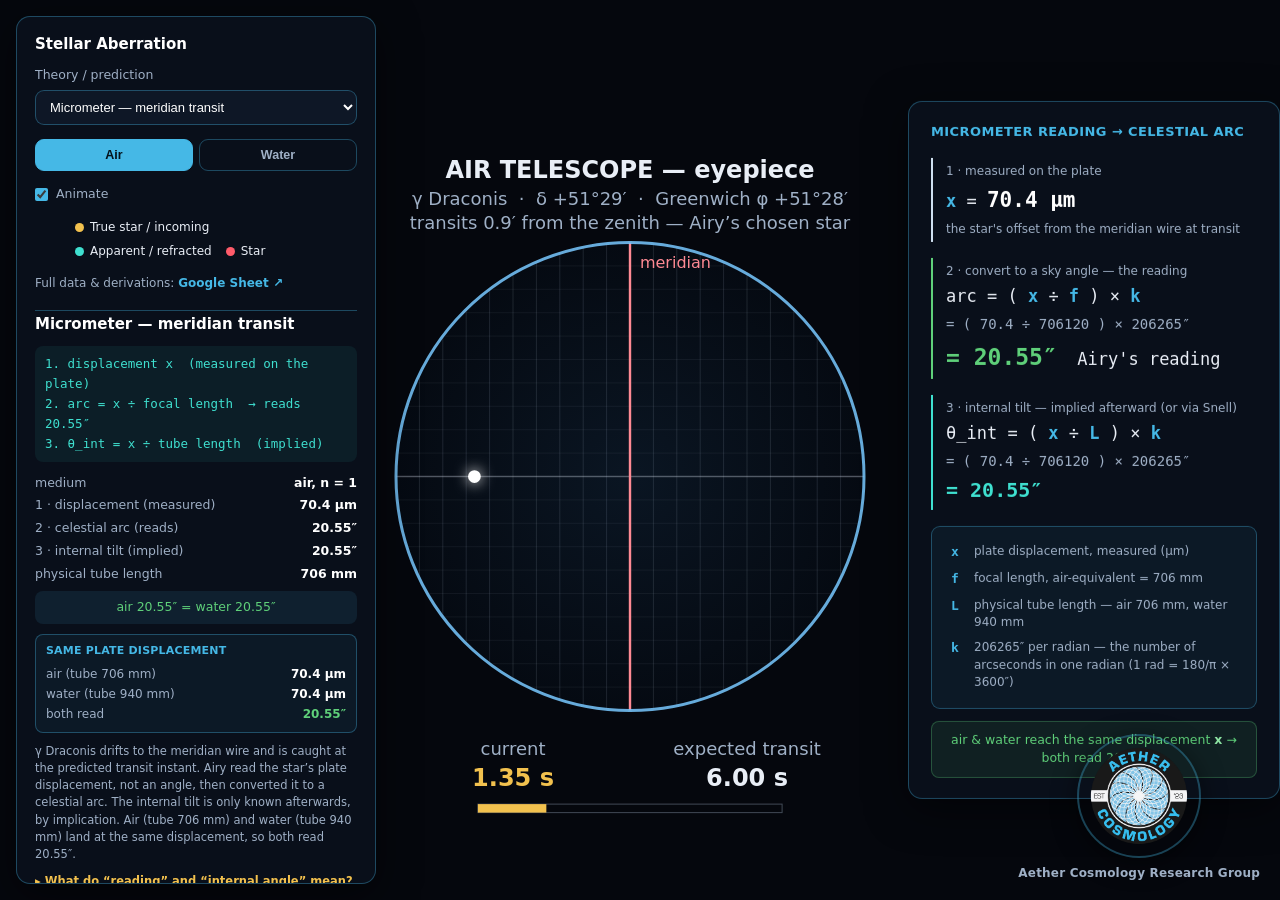
<file: sim.html>
<!DOCTYPE html>
<html lang="en">
<head>
<meta charset="utf-8">
<meta name="viewport" content="width=device-width, initial-scale=1">
<title>Stellar Aberration — Predictions, Air vs Water</title>
<link rel="icon" href="assets/acrg-logo.png">
<link rel="stylesheet" href="css/style.css">
</head>
<body>

<!-- Scene: everything is drawn here -->
<canvas id="scene"></canvas>

<!-- Left panel: controls + live math legend, one scrollable container -->
<section id="panel" class="panel">
  <h2>Stellar Aberration</h2>

  <label class="sel">Theory / prediction
    <select id="theory"></select>
  </label>
  <p id="desc"></p>

  <!-- Frame toggle: helio/geo (sky) or water rest/moving (transform theories) -->
  <div id="frame-wrap">
    <div class="toggle" role="tablist">
      <button id="btn-frameA" class="active"></button>
      <button id="btn-frameB"></button>
    </div>
  </div>

  <!-- Which quantity to show for the water tube (its prediction) -->
  <label class="sel" id="row-view">Show
    <select id="view">
      <option value="cali">Reads — calibrated (θ_int × n)</option>
      <option value="raw">Reads — raw (air scale)</option>
      <option value="thetaint">θ_int — predicted internal angle</option>
      <option value="micro">Micrometer — plate drift (µm)</option>
    </select>
  </label>

  <label id="row-lat">Star latitude: <b id="v-lat">45° N</b>
    <input id="lat" type="range" min="-90" max="90" step="1" value="45">
  </label>
  <label id="row-phase">Orbital phase (months): <b id="v-phase">5.43</b>
    <input id="phase" type="range" min="0" max="12" step="0.01" value="5.43">
  </label>
  <label id="row-exagg">Aberration exaggeration: <b id="v-exagg">3500&times;</b>
    <input id="exagg" type="range" min="1" max="6000" step="1" value="3500">
  </label>
  <label class="check"><input id="animate" type="checkbox" checked> Animate</label>

  <ul class="key">
    <li><span class="dot star"></span>True star / incoming</li>
    <li><span class="dot app"></span>Apparent / refracted</li>
    <li><span class="dot vel"></span><span id="k-vel">Earth velocity</span></li>
  </ul>

  <p class="src">Full data &amp; derivations:
    <a href="https://docs.google.com/spreadsheets/d/1ztxCRJBzytxn6jICCrBjRUU67HcBrKAw_xMz9tPLZGw/edit?gid=0#gid=0"
       target="_blank" rel="noopener">Google Sheet &#8599;</a></p>

  <hr class="div">

  <h2 id="m-title">Math in use</h2>
  <div id="m-formula" class="formula"></div>
  <div id="m-rows"></div>
  <div id="m-verdict" class="equal"></div>
  <div id="m-scale" class="scale"></div>
  <p id="m-note" class="note"></p>

  <details class="help">
    <summary>What do “reading” and “internal angle” mean?</summary>
    <p><b>Reading</b> — the celestial arc the micrometer reports: the star's sideways drift on the wire
      plate divided by that telescope's own scale. Airy's 20.55″ is a reading, not a direct angle.</p>
    <p><b>Internal angle (θ_int)</b> — the physical tilt the ray must take inside the tube to produce
      that reading. It is implied, not measured; a 20.55″ reading needs 15.45″ inside the water.</p>
    <p><b>Aberration</b> — the incoming tilt θ_ext = arctan(v/c) = 20.55″, set by the observer's
      velocity. The reading recovers it.</p>
    <p><b>Micrometer × n</b> — the water plate is calibrated n times finer than air (Airy p.39:
      27.8-inch air-equivalent vs 37.0-inch tube), so 15.45″ inside reads the same 20.55″ as air. That
      × n scaling is the whole reason the water null holds.</p>
  </details>
</section>

<!-- Right sector: the micrometer→arc conversion, shown only in Micrometer mode -->
<aside id="micro-panel" hidden></aside>

<!-- Brand -->
<footer id="brand">
  <a href="https://discord.gg/aethercosmology" target="_blank" rel="noopener">
    <img src="assets/acrg-logo.png" alt="Aether Cosmology Research Group">
  </a>
  <span>Aether Cosmology Research Group</span>
</footer>

<script src="js/i18n_sim.js"></script>
<script src="js/util.js"></script>
<script src="js/theories.js"></script>
<script src="js/sky.js"></script>
<script src="js/tube.js"></script>
<script src="js/micro.js"></script>
<script src="js/main.js"></script>
</body>
</html>
</file>
<file: css/style.css>
/* ── Aether Cosmology Research Group — Stellar Aberration sim ───────────── */

:root{
  --accent:#45b8e6;          /* ACRG blue */
  --star:#f2c14e;            /* true star / incoming ray */
  --app:#3fe0d0;            /* apparent / refracted ray */
  --vel:#ff5b6a;            /* velocity vector */
  --panel:rgba(12,18,30,.82);
  --edge:rgba(69,184,230,.35);
  --ink:#e9eef6;
  --dim:#9fb0c6;
}

*{box-sizing:border-box;margin:0}
html,body{height:100%;overflow:hidden;background:#05070d;color:var(--ink);
  font:14px/1.5 system-ui,-apple-system,Segoe UI,Roboto,sans-serif}

#scene{position:fixed;inset:0;width:100%;height:100%;display:block}

/* Glass panels */
.panel{position:fixed;z-index:2;width:330px;padding:16px 18px;
  background:var(--panel);border:1px solid var(--edge);border-radius:14px;
  backdrop-filter:blur(10px);-webkit-backdrop-filter:blur(10px);
  box-shadow:0 10px 40px rgba(0,0,0,.5)}
#panel{top:16px;left:16px;width:360px;max-height:calc(100vh - 32px);overflow-y:auto}
.div{border:none;border-top:1px solid var(--edge);margin:18px 0 2px}
.panel h2{font-size:15px;margin-bottom:10px;color:#fff}
#desc{font-size:12.5px;color:var(--dim);margin:10px 0 14px}

/* Theory selector */
label.sel{display:block;font-size:12.5px;color:var(--dim)}
#theory,#view{width:100%;margin-top:6px;padding:8px 10px;border-radius:9px;
  background:#0e1726;color:#fff;border:1px solid var(--edge);font-size:13px;cursor:pointer}
#row-view{margin-bottom:14px}

/* Frame toggle */
#frame-wrap{margin-bottom:14px}
.toggle{display:flex;gap:6px}
.toggle button{flex:1;padding:8px 0;border:1px solid var(--edge);border-radius:9px;
  background:transparent;color:var(--dim);font-weight:600;font-size:12.5px;cursor:pointer;transition:.15s}
.toggle button:hover{color:#fff;border-color:var(--accent)}
.toggle button.active{background:var(--accent);color:#04121b;border-color:var(--accent)}

/* Sliders */
label{display:block;font-size:12.5px;color:var(--dim);margin-bottom:14px}
label b{color:#fff}
input[type=range]{-webkit-appearance:none;appearance:none;width:100%;height:4px;margin-top:8px;
  border-radius:3px;background:#26364c;outline:none}
input[type=range]::-webkit-slider-thumb{-webkit-appearance:none;width:15px;height:15px;
  border-radius:50%;background:var(--accent);cursor:pointer;box-shadow:0 0 8px var(--accent)}
input[type=range]::-moz-range-thumb{width:15px;height:15px;border:none;border-radius:50%;
  background:var(--accent);cursor:pointer}
.check{display:flex;align-items:center;gap:8px}
.check input{accent-color:var(--accent)}

/* Colour key */
.key{list-style:none;display:flex;flex-wrap:wrap;gap:6px 14px;margin-top:4px;font-size:12px}
.key li{display:flex;align-items:center;gap:6px}
.dot{width:9px;height:9px;border-radius:50%}
.dot.star{background:var(--star)} .dot.app{background:var(--app)} .dot.vel{background:var(--vel)}

/* Source link */
.src{margin-top:14px;font-size:12px;color:var(--dim)}
.src a{color:var(--accent);text-decoration:none;font-weight:600}
.src a:hover{text-decoration:underline}

/* Math legend */
#panel .row{display:flex;justify-content:space-between;font-size:12.5px;padding:2px 0}
#panel .row span{color:var(--dim)} #panel .row b{color:#fff;font-variant-numeric:tabular-nums}
.formula{font:12.5px/1.6 ui-monospace,Menlo,Consolas,monospace;color:var(--app);
  background:rgba(63,224,208,.07);border-radius:8px;padding:8px 10px;white-space:pre-wrap;margin-bottom:10px}
.equal{margin:6px 0;font-size:12.5px;color:#fff;text-align:center;
  background:rgba(69,184,230,.1);border-radius:8px;padding:7px}
.equal .ok{color:#5fd07a} .equal .bad{color:#ff6a78}
/* Micrometer-scale numerics block */
.scale{margin-top:10px;padding:8px 10px;border:1px solid var(--edge);border-radius:8px;
  background:rgba(69,184,230,.06)}
.scale .sh{font-size:11px;font-weight:700;color:var(--accent);margin-bottom:4px;letter-spacing:.2px}
.scale .r{display:flex;justify-content:space-between;font-size:12px;padding:1px 0}
.scale .r span{color:var(--dim)} .scale .r b{color:#fff;font-variant-numeric:tabular-nums}
.scale .r.hit b{color:#5fd07a}

.note{margin-top:10px;font-size:11.5px;color:var(--dim)}

/* “What does reading mean” collapsible */
.help{margin-top:10px;font-size:11.5px}
.help summary{cursor:pointer;color:var(--star);font-weight:700;list-style:none}
.help summary::-webkit-details-marker{display:none}
.help summary::before{content:'▸ ';color:var(--star)}
.help[open] summary::before{content:'▾ '}
.help p{margin-top:7px;color:var(--dim)} .help b{color:#dbe6f4}

/* Micrometer conversion panel (right sector) */
#micro-panel{position:fixed;z-index:2;right:24px;top:50%;transform:translateY(-50%);
  width:372px;max-height:calc(100vh - 32px);overflow-y:auto;padding:20px 22px;
  background:var(--panel);border:1px solid var(--edge);border-radius:14px;
  backdrop-filter:blur(10px);-webkit-backdrop-filter:blur(10px);
  box-shadow:0 10px 40px rgba(0,0,0,.5)}
#micro-panel[hidden]{display:none}
#micro-panel h3{font-size:13px;font-weight:700;letter-spacing:.4px;color:var(--accent);margin-bottom:16px}
.mstep{margin-bottom:16px;padding:2px 0 2px 13px;border-left:2px solid var(--edge)}
.mstep .lbl{font-size:12px;color:var(--dim);margin:2px 0}
.mstep .eq{font:17px/1.75 ui-monospace,Menlo,Consolas,monospace;color:var(--ink);
  font-variant-numeric:tabular-nums}
.mstep .eq.sm{font-size:14px;color:var(--dim)}
.mstep .eq .v{color:var(--accent);font-weight:700}
.mstep .eq .res{font-weight:700}
.mstep.measured{border-left-color:#cfe0f0}
.mstep.measured .res{color:#fff;font-size:21px}
.mstep.reads{border-left-color:#5fd07a}
.mstep.reads .res{color:#5fd07a;font-size:23px}
.mstep.implied{border-left-color:var(--app)}
.mstep.implied .res{color:var(--app);font-size:20px}
.mdefs{margin:16px 0 12px;padding:12px 14px;background:rgba(69,184,230,.06);
  border:1px solid var(--edge);border-radius:9px}
.mdefs .d{display:flex;gap:10px;padding:4px 0;font-size:12px;color:var(--dim);line-height:1.45}
.mdefs .d b{color:var(--accent);font-family:ui-monospace,Menlo,Consolas,monospace;
  min-width:18px;text-align:center;font-size:13px}
.mnull{font-size:12.5px;color:#5fd07a;text-align:center;
  background:rgba(95,208,122,.09);border:1px solid rgba(95,208,122,.3);border-radius:8px;padding:9px 10px}
.mnull b{color:#8fe6a5}

/* Brand (bottom-right, prominent) */
#brand{position:fixed;bottom:18px;right:20px;z-index:3;display:flex;flex-direction:column;
  align-items:center;gap:8px;pointer-events:none}
#brand a{pointer-events:auto;display:block;line-height:0}
#brand img{width:120px;height:120px;border-radius:50%;
  box-shadow:0 0 0 2px var(--edge),0 6px 26px rgba(0,0,0,.6);
  animation:acrgPulse 3.2s ease-in-out infinite}
@keyframes acrgPulse{
  0%,100%{transform:scale(1);     box-shadow:0 0 0 2px var(--edge),  0 6px 26px rgba(0,0,0,.6)}
  50%    {transform:scale(1.055); box-shadow:0 0 0 2px var(--accent),0 6px 34px rgba(69,184,230,.55)}}
@media (prefers-reduced-motion:reduce){#brand img{animation:none}}
#brand span{font-size:12px;font-weight:600;color:var(--dim);letter-spacing:.2px}

@media (max-width:860px){
  .panel{position:static;width:calc(100% - 32px);margin:16px}
  body{overflow:auto} #scene{position:fixed} #brand img{width:84px;height:84px}
}
</file>
